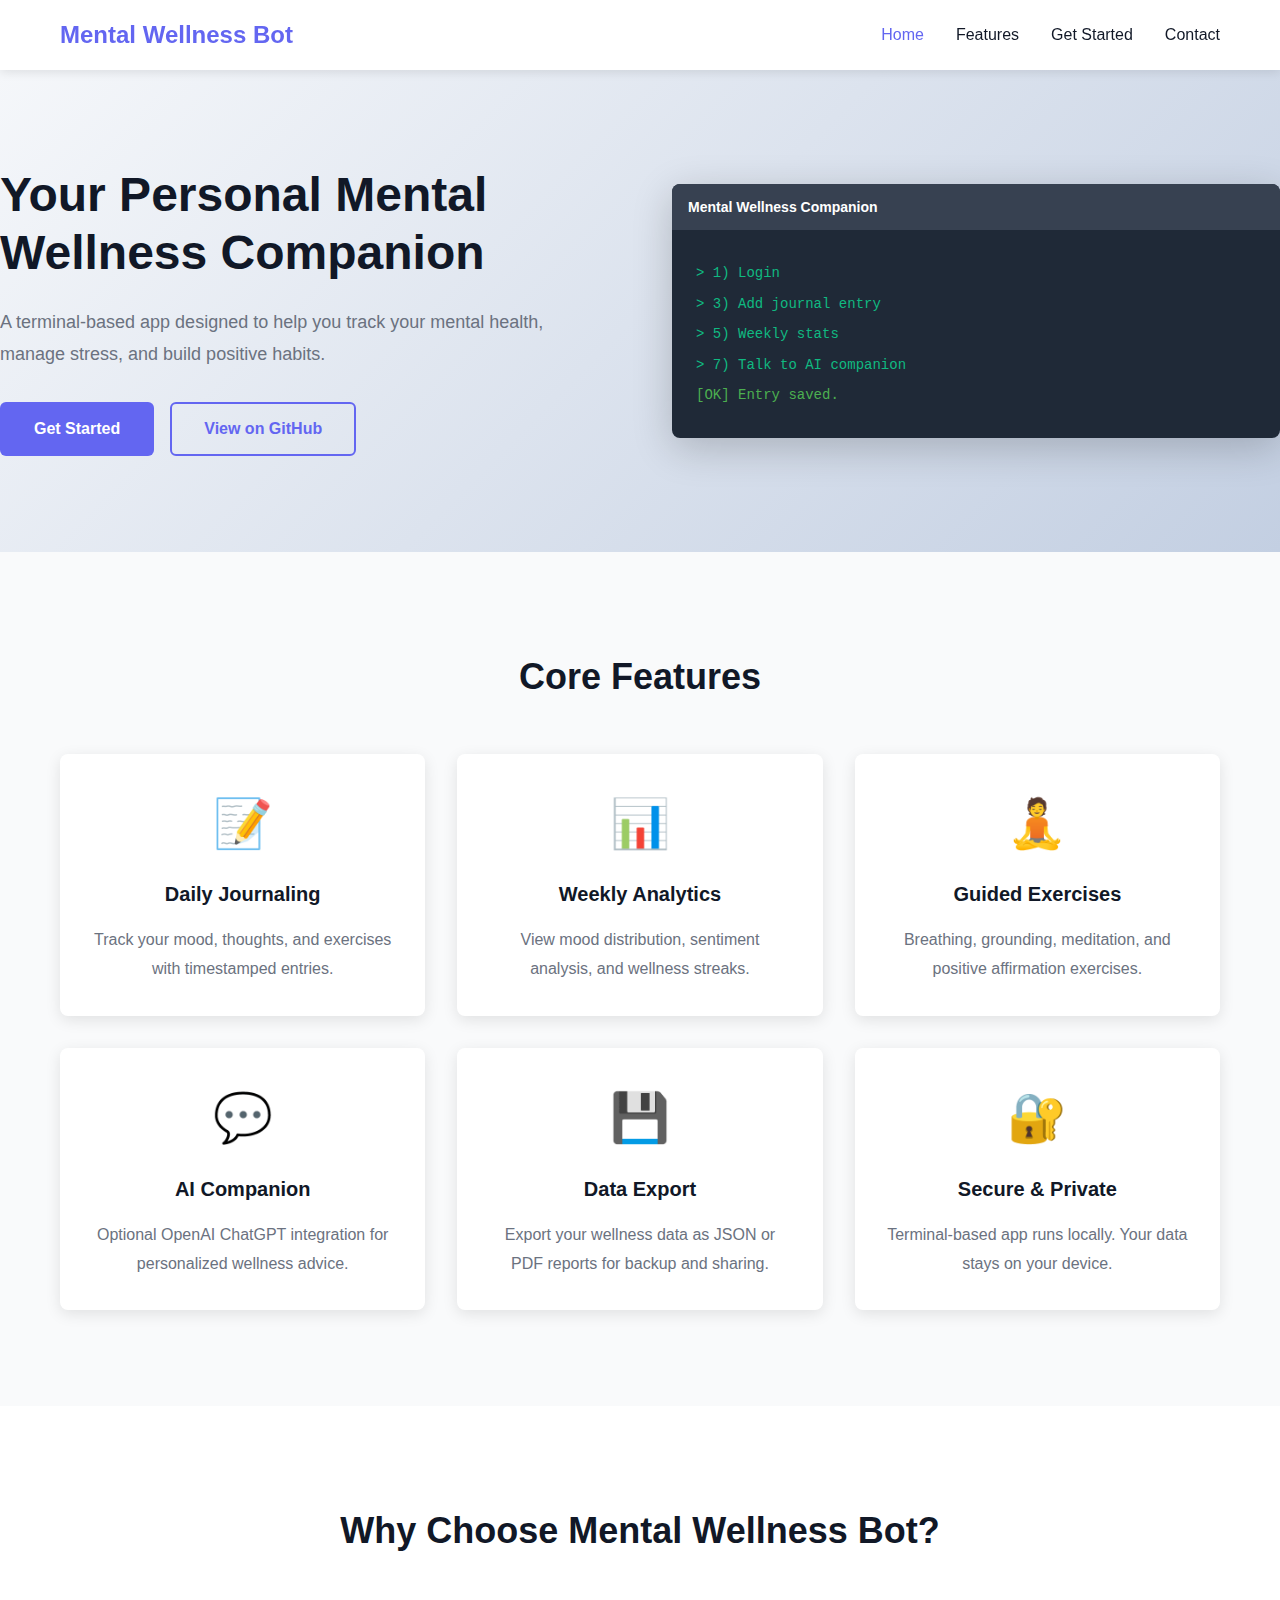
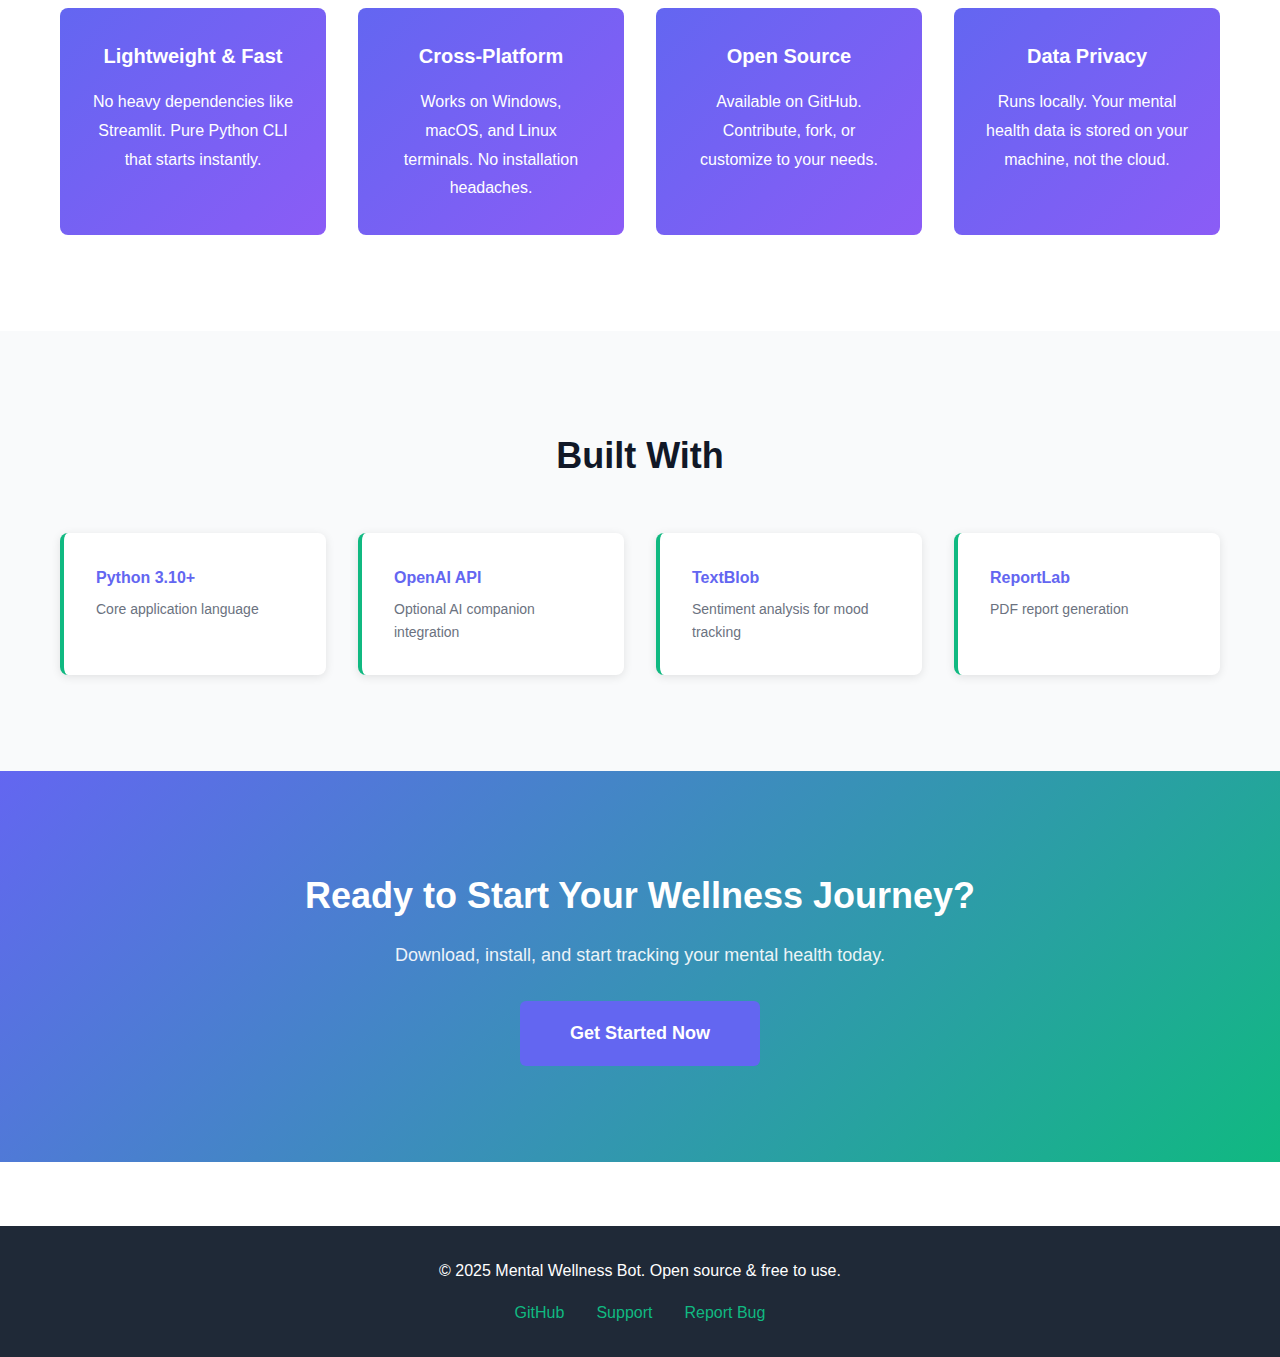
<file: index.html>
<!DOCTYPE html>
<html lang="en">
<head>
    <meta charset="UTF-8">
    <meta name="viewport" content="width=device-width, initial-scale=1.0">
    <title>Mental Health Daily Check-in Bot</title>
    <link rel="stylesheet" href="styles.css">
</head>
<body>
    <!-- Navigation -->
    <nav class="navbar">
        <div class="container">
            <div class="logo">
                <h1>Mental Wellness Bot</h1>
            </div>
            <ul class="nav-links">
                <li><a href="#home" class="nav-link active">Home</a></li>
                <li><a href="features.html" class="nav-link">Features</a></li>
                <li><a href="getting-started.html" class="nav-link">Get Started</a></li>
                <li><a href="#contact" class="nav-link">Contact</a></li>
            </ul>
            <div class="hamburger">
                <span></span>
                <span></span>
                <span></span>
            </div>
        </div>
    </nav>

    <!-- Hero Section -->
    <section id="home" class="hero">
        <div class="hero-content">
            <h1>Your Personal Mental Wellness Companion</h1>
            <p>A terminal-based app designed to help you track your mental health, manage stress, and build positive habits.</p>
            <div class="hero-buttons">
                <a href="getting-started.html" class="btn btn-primary">Get Started</a>
                <a href="https://github.com/Prajna0274/Mental-Health-Daily-Check-in-Bot" target="_blank" class="btn btn-secondary">View on GitHub</a>
            </div>
        </div>
        <div class="hero-image">
            <div class="terminal-mockup">
                <div class="terminal-header">Mental Wellness Companion</div>
                <div class="terminal-body">
                    <p>> 1) Login</p>
                    <p>> 3) Add journal entry</p>
                    <p>> 5) Weekly stats</p>
                    <p>> 7) Talk to AI companion</p>
                    <p style="color: #4CAF50;">[OK] Entry saved.</p>
                </div>
            </div>
        </div>
    </section>

    <!-- Features Preview -->
    <section class="features-preview">
        <div class="container">
            <h2>Core Features</h2>
            <div class="features-grid">
                <div class="feature-card">
                    <div class="feature-icon">📝</div>
                    <h3>Daily Journaling</h3>
                    <p>Track your mood, thoughts, and exercises with timestamped entries.</p>
                </div>
                <div class="feature-card">
                    <div class="feature-icon">📊</div>
                    <h3>Weekly Analytics</h3>
                    <p>View mood distribution, sentiment analysis, and wellness streaks.</p>
                </div>
                <div class="feature-card">
                    <div class="feature-icon">🧘</div>
                    <h3>Guided Exercises</h3>
                    <p>Breathing, grounding, meditation, and positive affirmation exercises.</p>
                </div>
                <div class="feature-card">
                    <div class="feature-icon">💬</div>
                    <h3>AI Companion</h3>
                    <p>Optional OpenAI ChatGPT integration for personalized wellness advice.</p>
                </div>
                <div class="feature-card">
                    <div class="feature-icon">💾</div>
                    <h3>Data Export</h3>
                    <p>Export your wellness data as JSON or PDF reports for backup and sharing.</p>
                </div>
                <div class="feature-card">
                    <div class="feature-icon">🔐</div>
                    <h3>Secure & Private</h3>
                    <p>Terminal-based app runs locally. Your data stays on your device.</p>
                </div>
            </div>
        </div>
    </section>

    <!-- Why Choose This App -->
    <section class="why-section">
        <div class="container">
            <h2>Why Choose Mental Wellness Bot?</h2>
            <div class="why-grid">
                <div class="why-item">
                    <h3>Lightweight & Fast</h3>
                    <p>No heavy dependencies like Streamlit. Pure Python CLI that starts instantly.</p>
                </div>
                <div class="why-item">
                    <h3>Cross-Platform</h3>
                    <p>Works on Windows, macOS, and Linux terminals. No installation headaches.</p>
                </div>
                <div class="why-item">
                    <h3>Open Source</h3>
                    <p>Available on GitHub. Contribute, fork, or customize to your needs.</p>
                </div>
                <div class="why-item">
                    <h3>Data Privacy</h3>
                    <p>Runs locally. Your mental health data is stored on your machine, not the cloud.</p>
                </div>
            </div>
        </div>
    </section>

    <!-- Tech Stack -->
    <section class="tech-section">
        <div class="container">
            <h2>Built With</h2>
            <div class="tech-grid">
                <div class="tech-item">
                    <h4>Python 3.10+</h4>
                    <p>Core application language</p>
                </div>
                <div class="tech-item">
                    <h4>OpenAI API</h4>
                    <p>Optional AI companion integration</p>
                </div>
                <div class="tech-item">
                    <h4>TextBlob</h4>
                    <p>Sentiment analysis for mood tracking</p>
                </div>
                <div class="tech-item">
                    <h4>ReportLab</h4>
                    <p>PDF report generation</p>
                </div>
            </div>
        </div>
    </section>

    <!-- Call to Action -->
    <section class="cta">
        <div class="container">
            <h2>Ready to Start Your Wellness Journey?</h2>
            <p>Download, install, and start tracking your mental health today.</p>
            <a href="getting-started.html" class="btn btn-primary btn-lg">Get Started Now</a>
        </div>
    </section>

    <!-- Footer -->
    <footer class="footer">
        <div class="container">
            <p>&copy; 2025 Mental Wellness Bot. Open source & free to use.</p>
            <div class="footer-links">
                <a href="https://github.com/Prajna0274/Mental-Health-Daily-Check-in-Bot" target="_blank">GitHub</a>
                <a href="#contact">Support</a>
                <a href="https://github.com/Prajna0274/Mental-Health-Daily-Check-in-Bot/issues" target="_blank">Report Bug</a>
            </div>
        </div>
    </footer>

    <script src="main.js"></script>
</body>
</html>
</file>
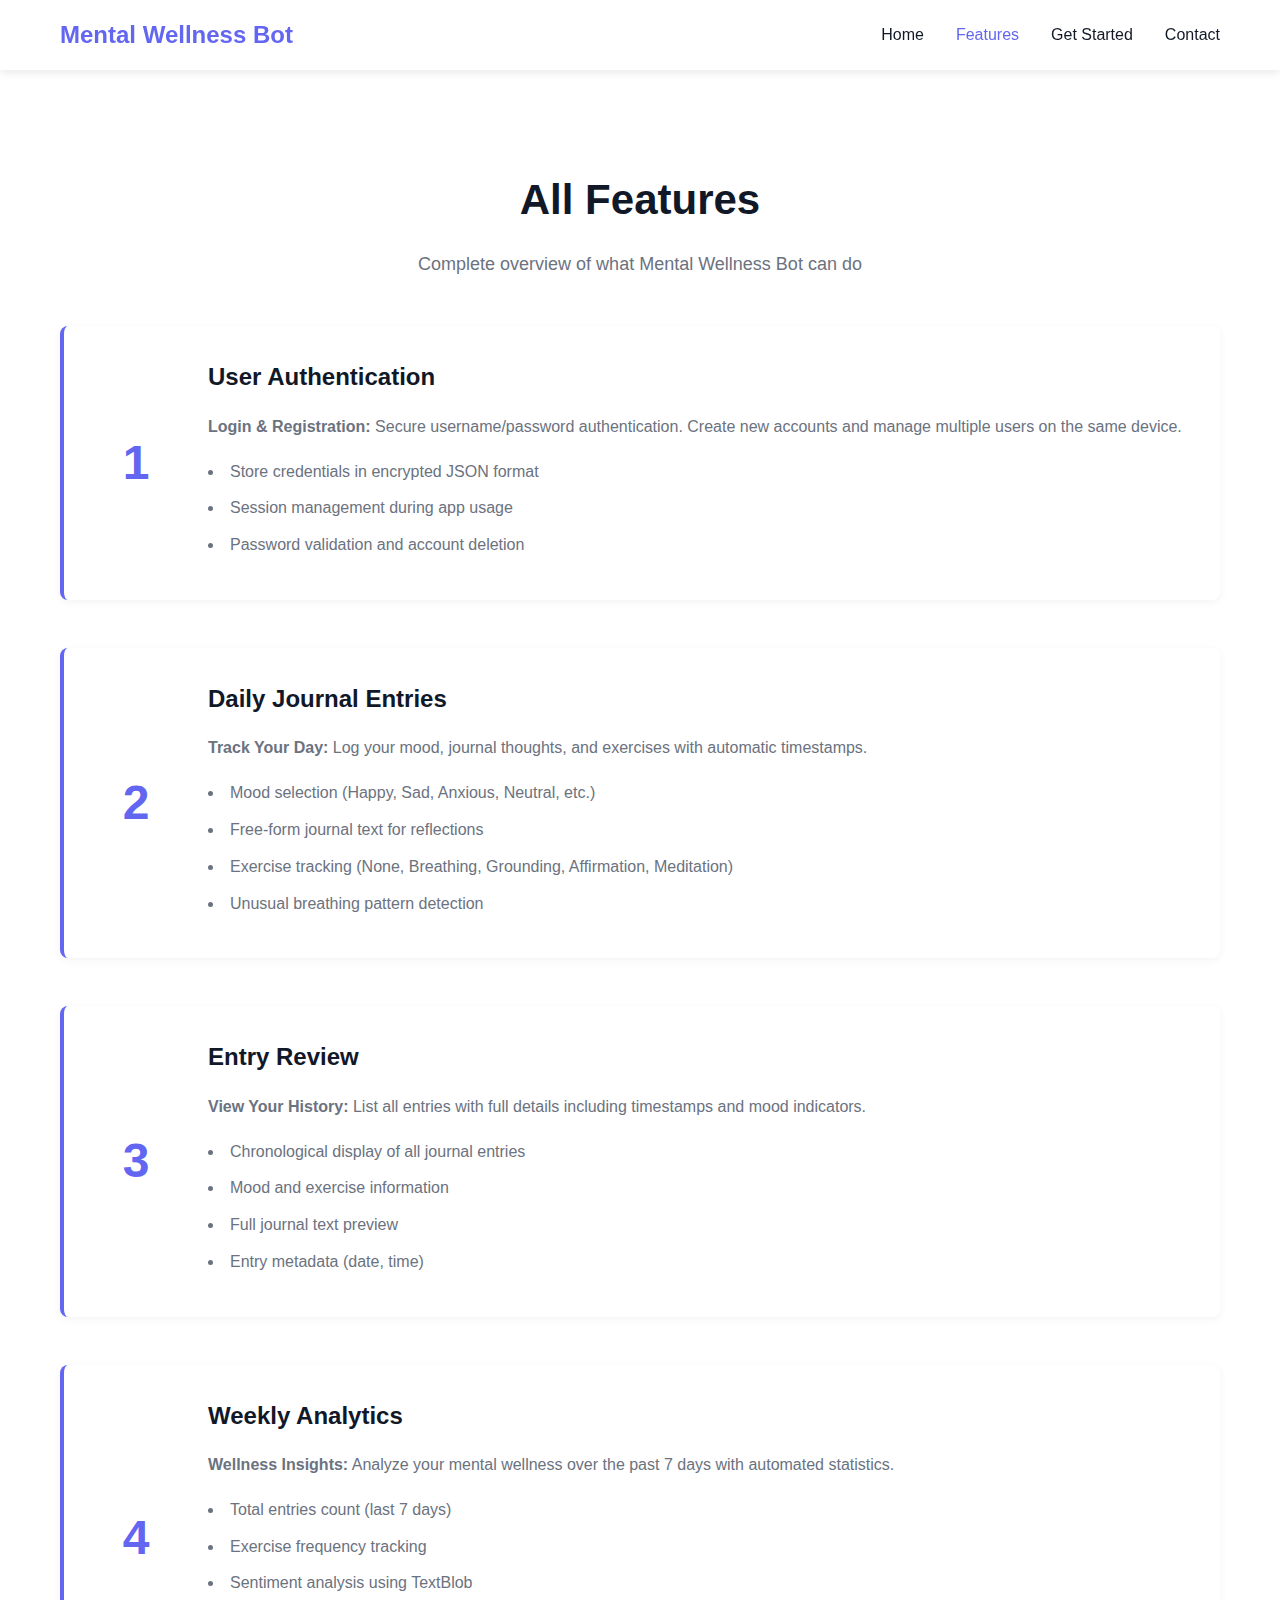
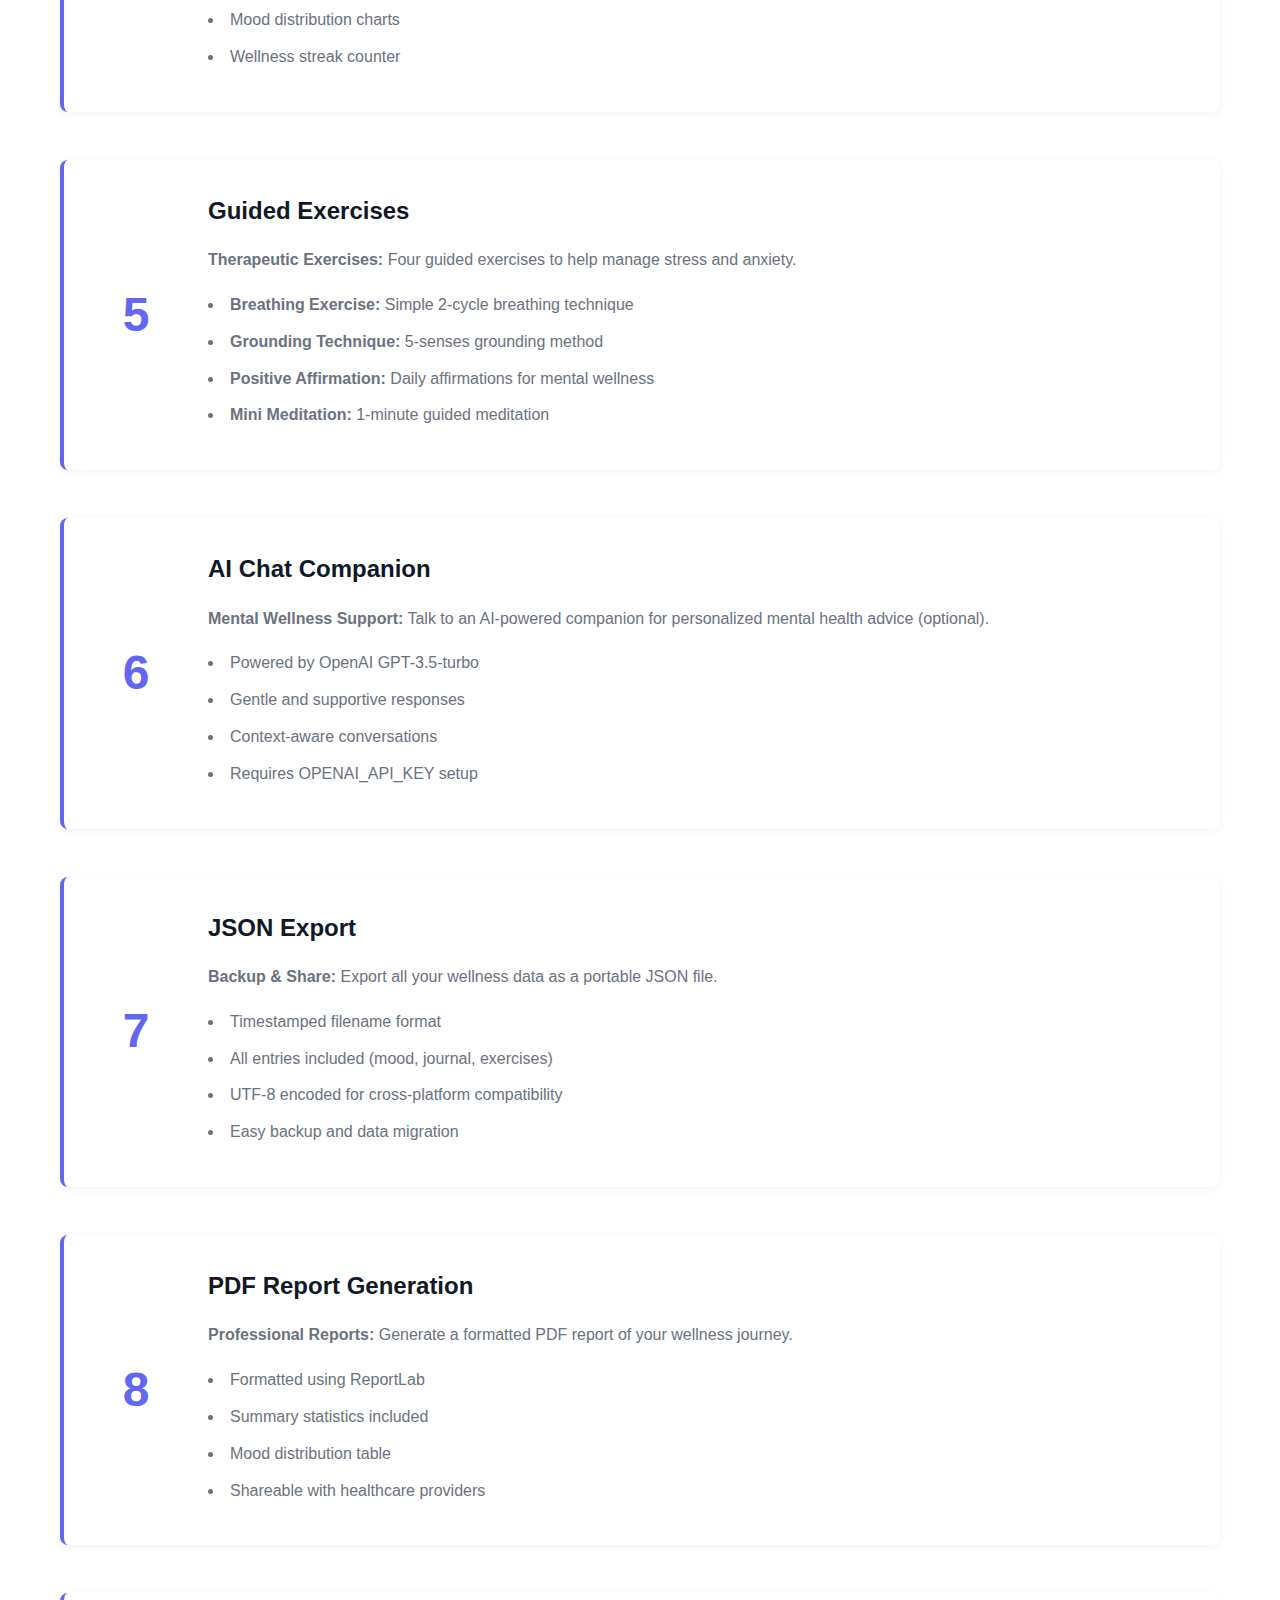
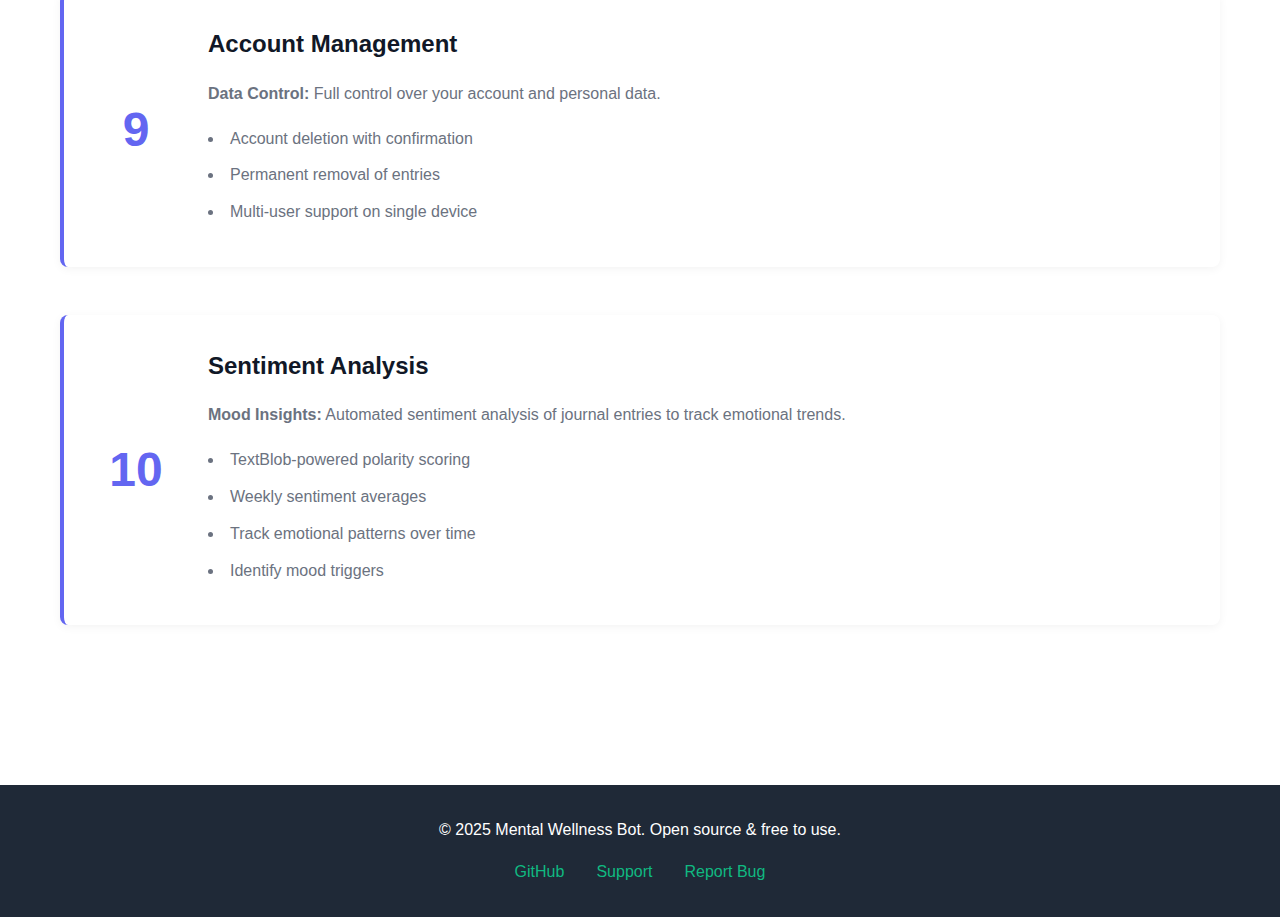
<file: features.html>
<!DOCTYPE html>
<html lang="en">
<head>
    <meta charset="UTF-8">
    <meta name="viewport" content="width=device-width, initial-scale=1.0">
    <title>Features - Mental Health Daily Check-in Bot</title>
    <link rel="stylesheet" href="styles.css">
</head>
<body>
    <!-- Navigation -->
    <nav class="navbar">
        <div class="container">
            <div class="logo">
                <h1>Mental Wellness Bot</h1>
            </div>
            <ul class="nav-links">
                <li><a href="index.html" class="nav-link">Home</a></li>
                <li><a href="features.html" class="nav-link active">Features</a></li>
                <li><a href="getting-started.html" class="nav-link">Get Started</a></li>
                <li><a href="#contact" class="nav-link">Contact</a></li>
            </ul>
            <div class="hamburger">
                <span></span>
                <span></span>
                <span></span>
            </div>
        </div>
    </nav>

    <!-- Features Section -->
    <section class="features-detailed">
        <div class="container">
            <h1>All Features</h1>
            <p class="subtitle">Complete overview of what Mental Wellness Bot can do</p>

            <div class="features-list">
                <!-- Feature 1 -->
                <div class="feature-detailed">
                    <div class="feature-number">1</div>
                    <div class="feature-content">
                        <h3>User Authentication</h3>
                        <p><strong>Login & Registration:</strong> Secure username/password authentication. Create new accounts and manage multiple users on the same device.</p>
                        <ul>
                            <li>Store credentials in encrypted JSON format</li>
                            <li>Session management during app usage</li>
                            <li>Password validation and account deletion</li>
                        </ul>
                    </div>
                </div>

                <!-- Feature 2 -->
                <div class="feature-detailed">
                    <div class="feature-number">2</div>
                    <div class="feature-content">
                        <h3>Daily Journal Entries</h3>
                        <p><strong>Track Your Day:</strong> Log your mood, journal thoughts, and exercises with automatic timestamps.</p>
                        <ul>
                            <li>Mood selection (Happy, Sad, Anxious, Neutral, etc.)</li>
                            <li>Free-form journal text for reflections</li>
                            <li>Exercise tracking (None, Breathing, Grounding, Affirmation, Meditation)</li>
                            <li>Unusual breathing pattern detection</li>
                        </ul>
                    </div>
                </div>

                <!-- Feature 3 -->
                <div class="feature-detailed">
                    <div class="feature-number">3</div>
                    <div class="feature-content">
                        <h3>Entry Review</h3>
                        <p><strong>View Your History:</strong> List all entries with full details including timestamps and mood indicators.</p>
                        <ul>
                            <li>Chronological display of all journal entries</li>
                            <li>Mood and exercise information</li>
                            <li>Full journal text preview</li>
                            <li>Entry metadata (date, time)</li>
                        </ul>
                    </div>
                </div>

                <!-- Feature 4 -->
                <div class="feature-detailed">
                    <div class="feature-number">4</div>
                    <div class="feature-content">
                        <h3>Weekly Analytics</h3>
                        <p><strong>Wellness Insights:</strong> Analyze your mental wellness over the past 7 days with automated statistics.</p>
                        <ul>
                            <li>Total entries count (last 7 days)</li>
                            <li>Exercise frequency tracking</li>
                            <li>Sentiment analysis using TextBlob</li>
                            <li>Mood distribution charts</li>
                            <li>Wellness streak counter</li>
                        </ul>
                    </div>
                </div>

                <!-- Feature 5 -->
                <div class="feature-detailed">
                    <div class="feature-number">5</div>
                    <div class="feature-content">
                        <h3>Guided Exercises</h3>
                        <p><strong>Therapeutic Exercises:</strong> Four guided exercises to help manage stress and anxiety.</p>
                        <ul>
                            <li><strong>Breathing Exercise:</strong> Simple 2-cycle breathing technique</li>
                            <li><strong>Grounding Technique:</strong> 5-senses grounding method</li>
                            <li><strong>Positive Affirmation:</strong> Daily affirmations for mental wellness</li>
                            <li><strong>Mini Meditation:</strong> 1-minute guided meditation</li>
                        </ul>
                    </div>
                </div>

                <!-- Feature 6 -->
                <div class="feature-detailed">
                    <div class="feature-number">6</div>
                    <div class="feature-content">
                        <h3>AI Chat Companion</h3>
                        <p><strong>Mental Wellness Support:</strong> Talk to an AI-powered companion for personalized mental health advice (optional).</p>
                        <ul>
                            <li>Powered by OpenAI GPT-3.5-turbo</li>
                            <li>Gentle and supportive responses</li>
                            <li>Context-aware conversations</li>
                            <li>Requires OPENAI_API_KEY setup</li>
                        </ul>
                    </div>
                </div>

                <!-- Feature 7 -->
                <div class="feature-detailed">
                    <div class="feature-number">7</div>
                    <div class="feature-content">
                        <h3>JSON Export</h3>
                        <p><strong>Backup & Share:</strong> Export all your wellness data as a portable JSON file.</p>
                        <ul>
                            <li>Timestamped filename format</li>
                            <li>All entries included (mood, journal, exercises)</li>
                            <li>UTF-8 encoded for cross-platform compatibility</li>
                            <li>Easy backup and data migration</li>
                        </ul>
                    </div>
                </div>

                <!-- Feature 8 -->
                <div class="feature-detailed">
                    <div class="feature-number">8</div>
                    <div class="feature-content">
                        <h3>PDF Report Generation</h3>
                        <p><strong>Professional Reports:</strong> Generate a formatted PDF report of your wellness journey.</p>
                        <ul>
                            <li>Formatted using ReportLab</li>
                            <li>Summary statistics included</li>
                            <li>Mood distribution table</li>
                            <li>Shareable with healthcare providers</li>
                        </ul>
                    </div>
                </div>

                <!-- Feature 9 -->
                <div class="feature-detailed">
                    <div class="feature-number">9</div>
                    <div class="feature-content">
                        <h3>Account Management</h3>
                        <p><strong>Data Control:</strong> Full control over your account and personal data.</p>
                        <ul>
                            <li>Account deletion with confirmation</li>
                            <li>Permanent removal of entries</li>
                            <li>Multi-user support on single device</li>
                        </ul>
                    </div>
                </div>

                <!-- Feature 10 -->
                <div class="feature-detailed">
                    <div class="feature-number">10</div>
                    <div class="feature-content">
                        <h3>Sentiment Analysis</h3>
                        <p><strong>Mood Insights:</strong> Automated sentiment analysis of journal entries to track emotional trends.</p>
                        <ul>
                            <li>TextBlob-powered polarity scoring</li>
                            <li>Weekly sentiment averages</li>
                            <li>Track emotional patterns over time</li>
                            <li>Identify mood triggers</li>
                        </ul>
                    </div>
                </div>
            </div>
        </div>
    </section>

    <!-- Footer -->
    <footer class="footer">
        <div class="container">
            <p>&copy; 2025 Mental Wellness Bot. Open source & free to use.</p>
            <div class="footer-links">
                <a href="https://github.com/Prajna0274/Mental-Health-Daily-Check-in-Bot" target="_blank">GitHub</a>
                <a href="#contact">Support</a>
                <a href="https://github.com/Prajna0274/Mental-Health-Daily-Check-in-Bot/issues" target="_blank">Report Bug</a>
            </div>
        </div>
    </footer>

    <script src="main.js"></script>
</body>
</html>
</file>
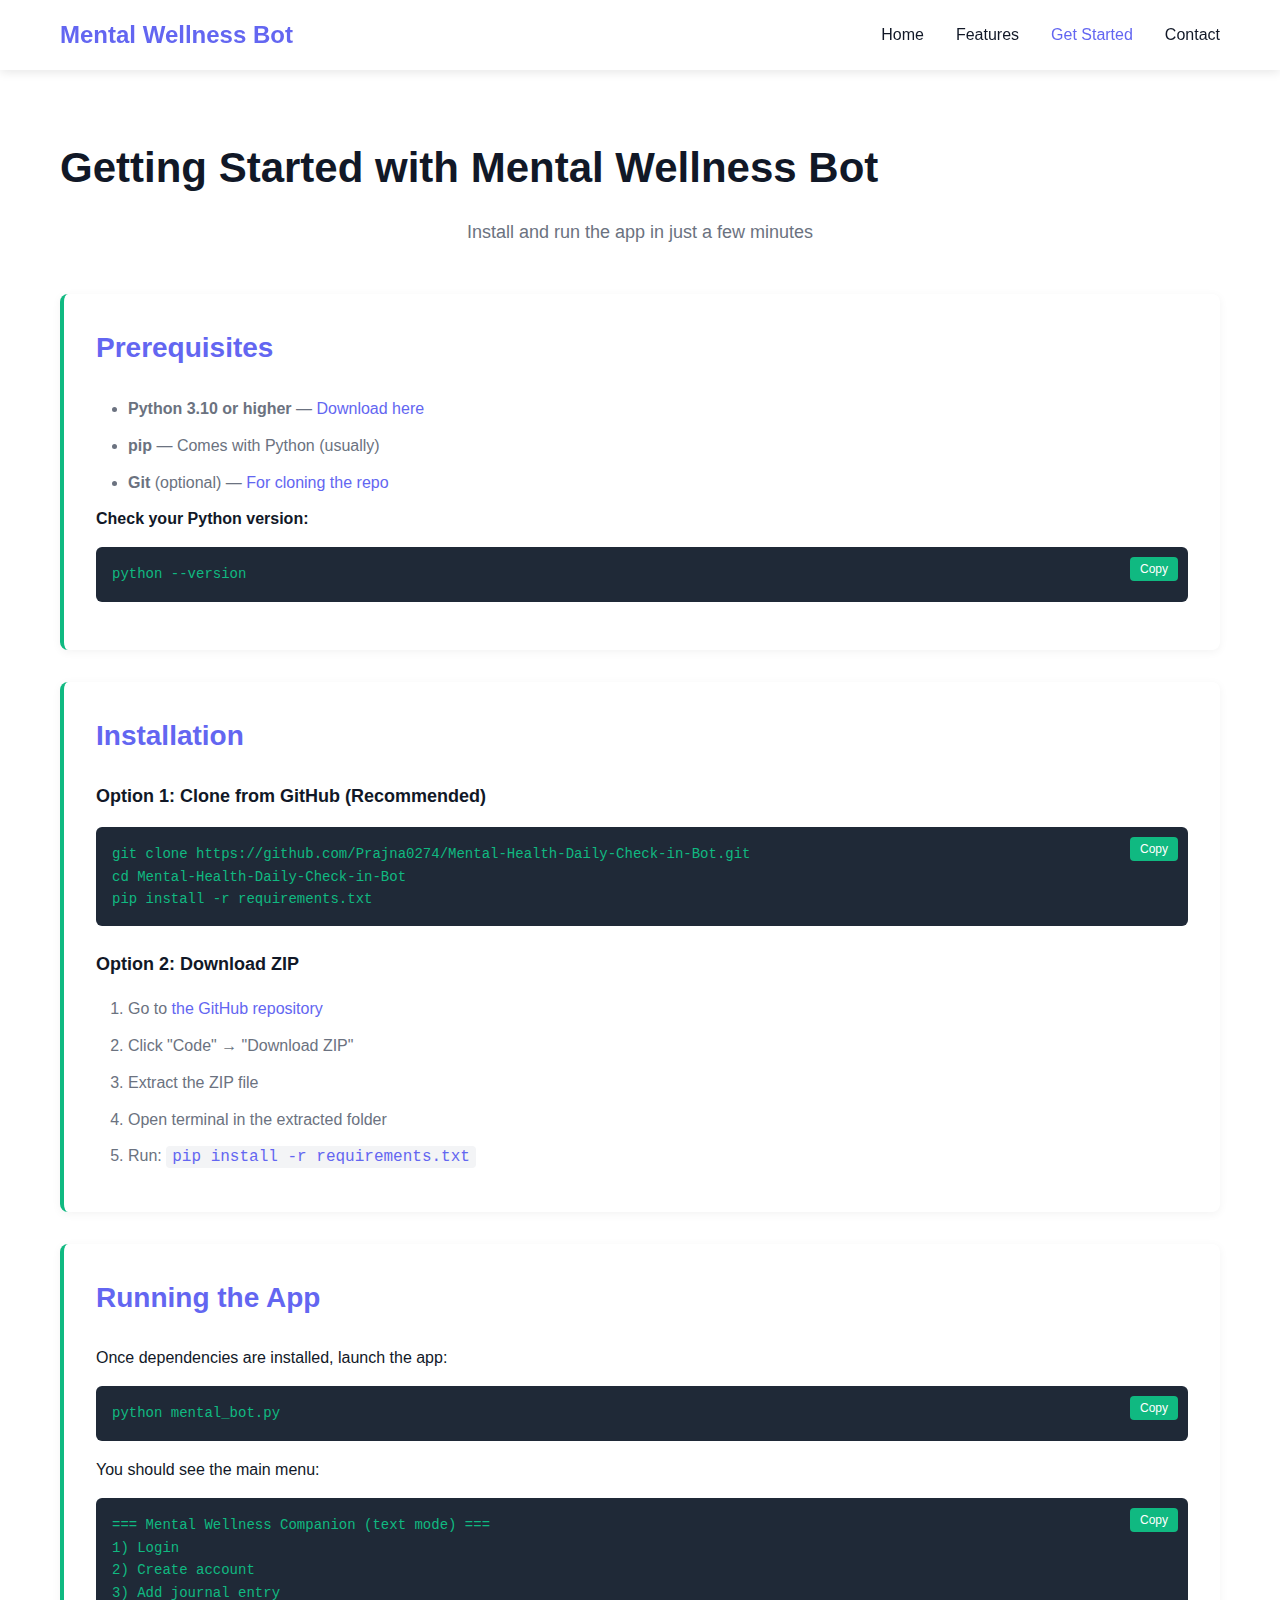
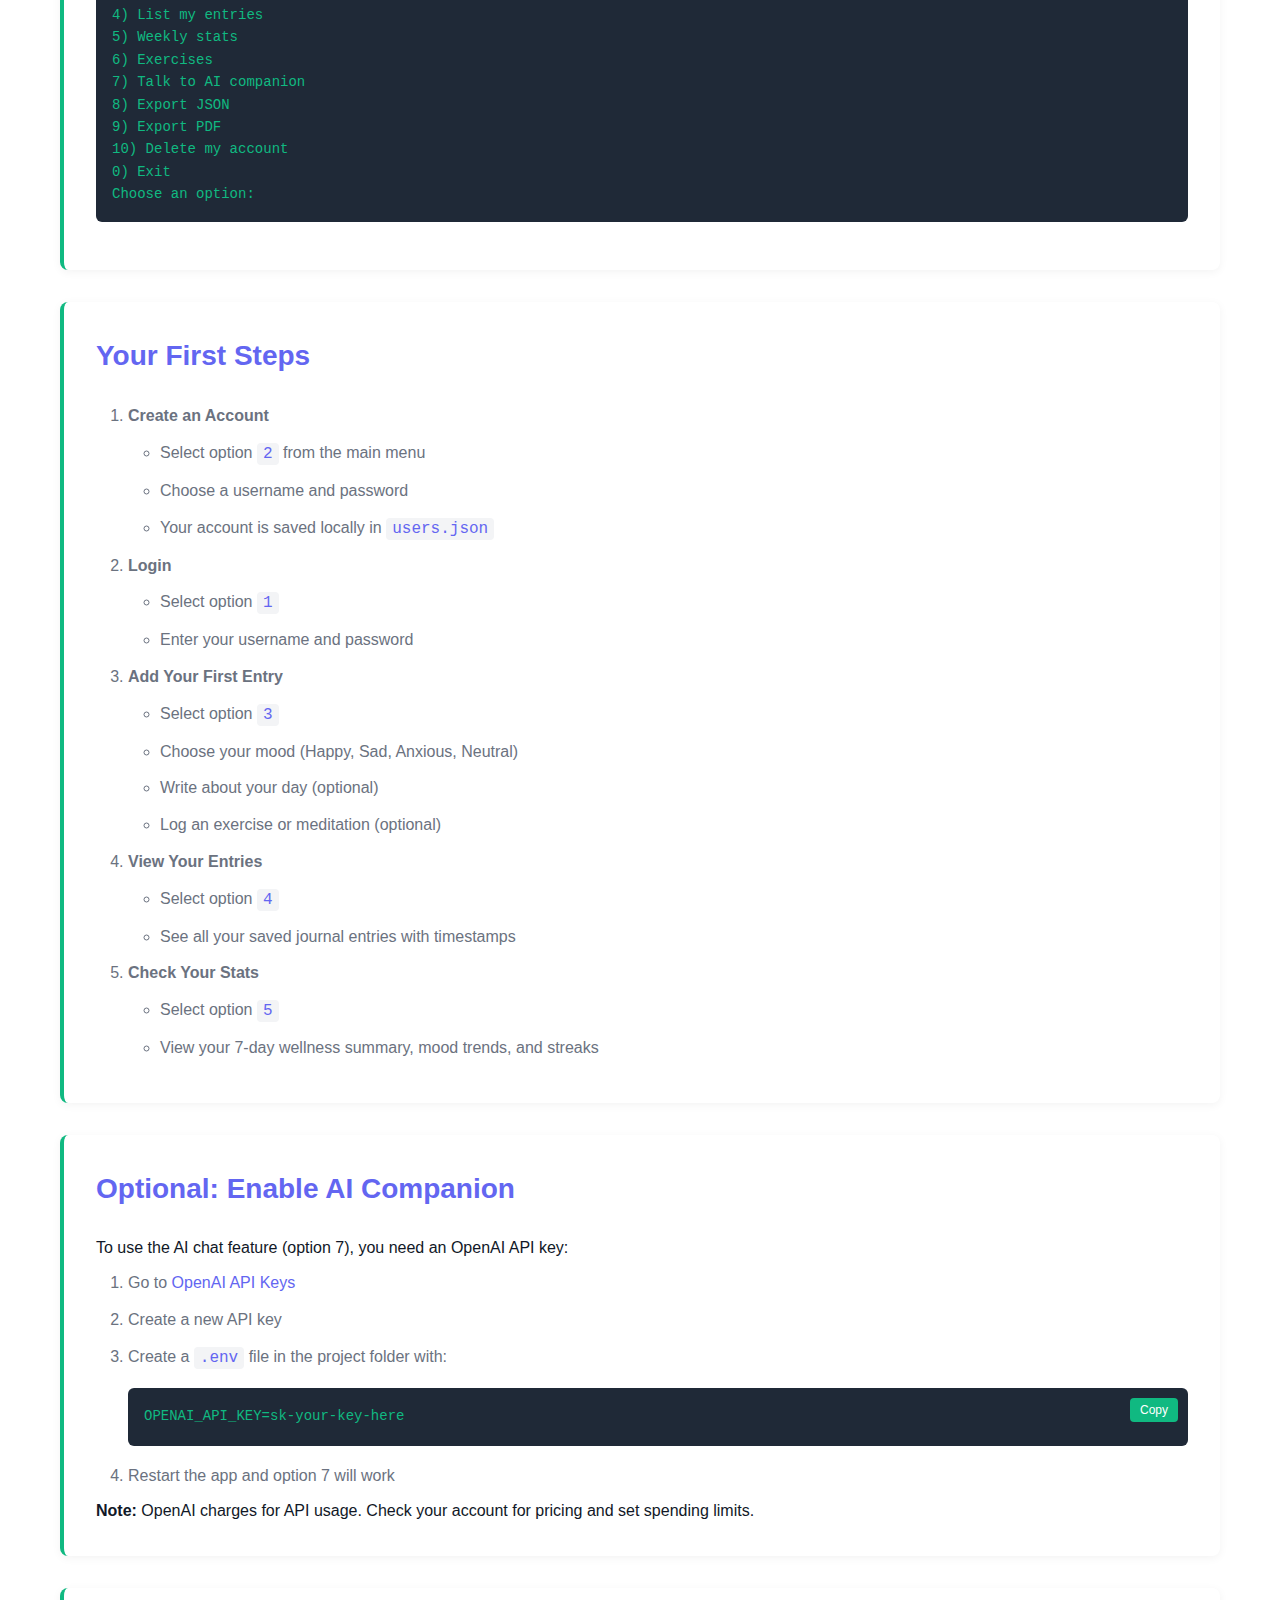
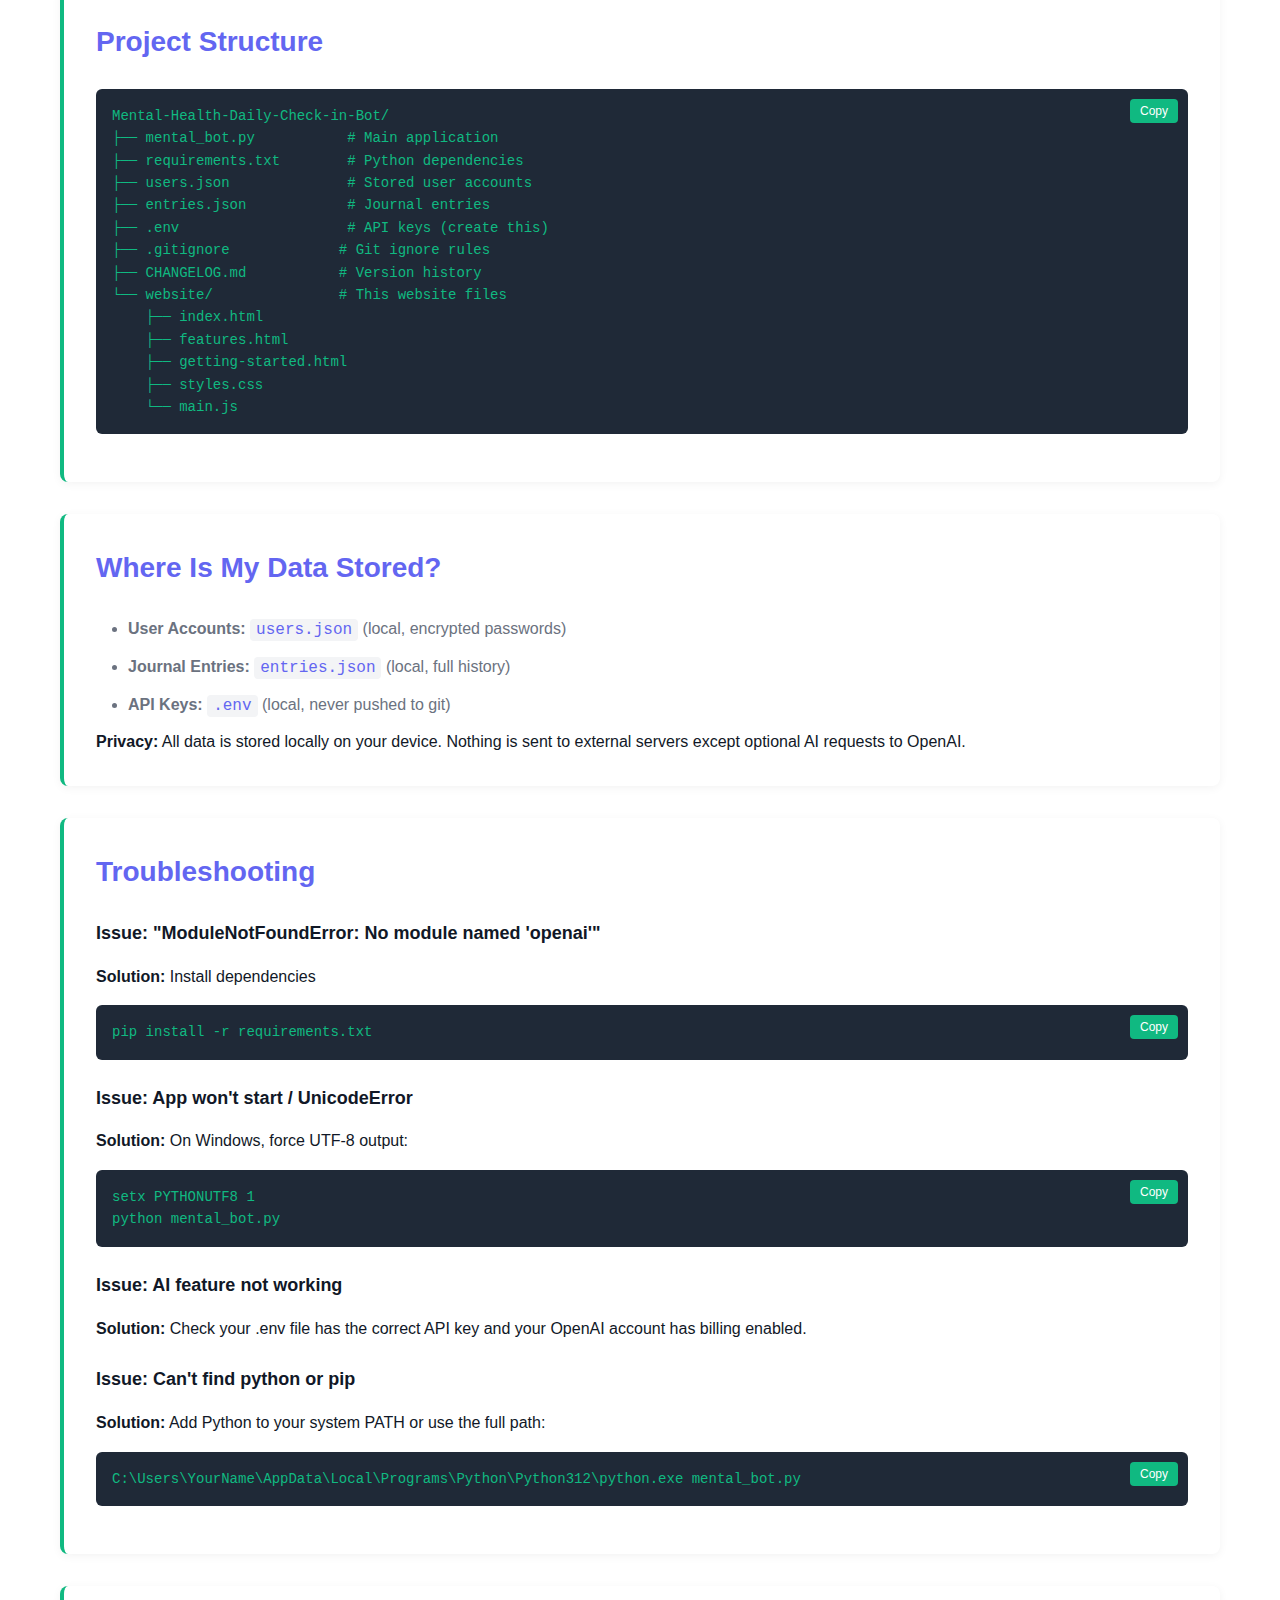
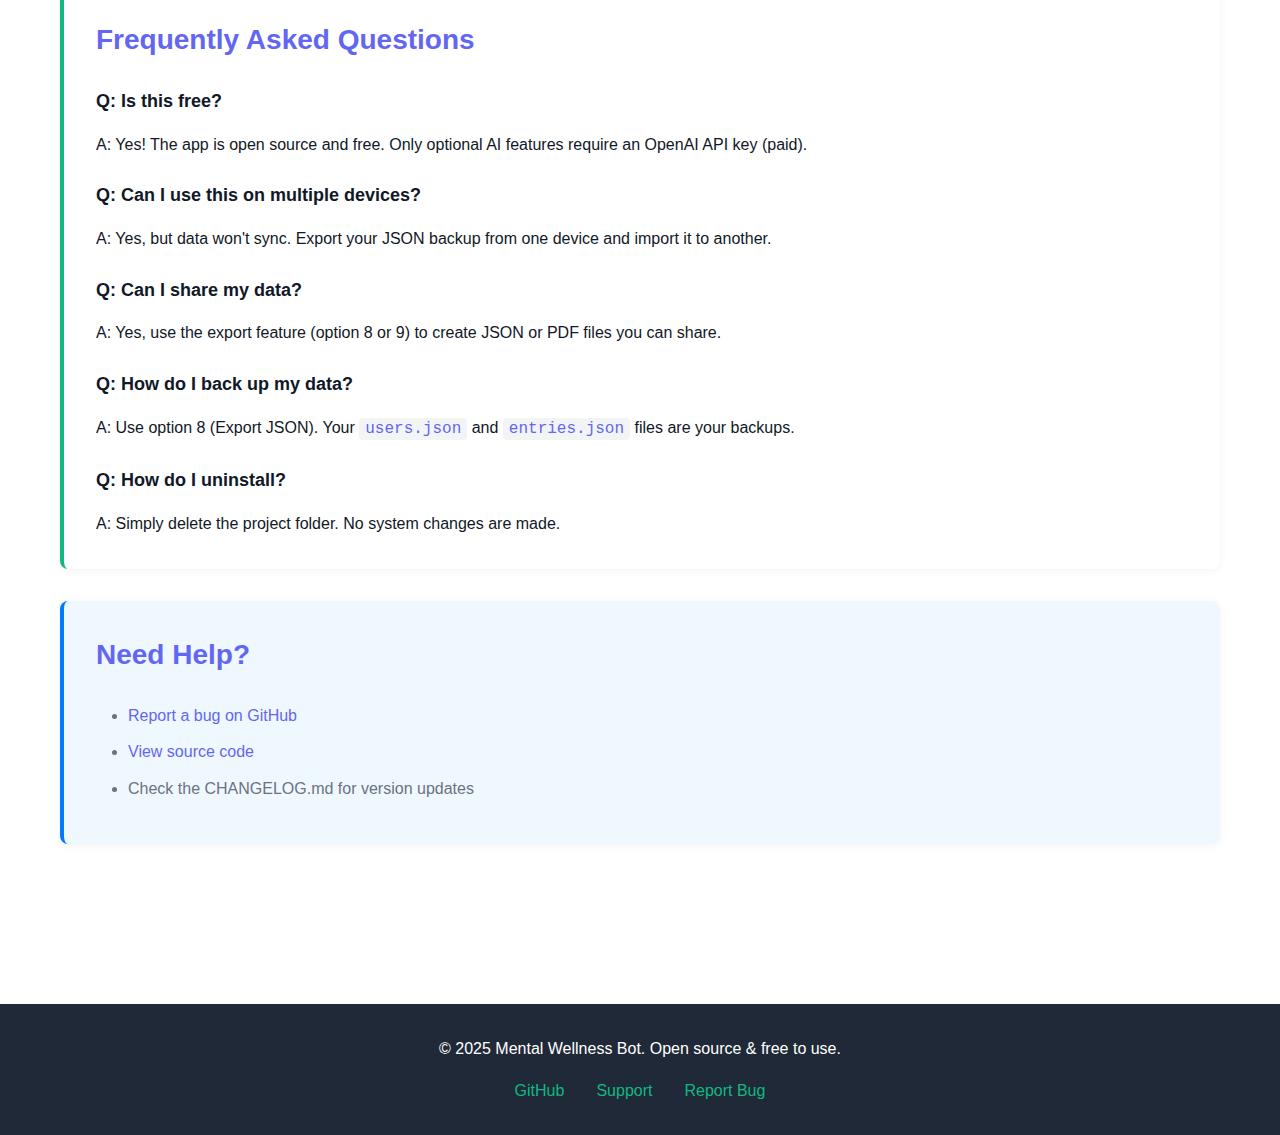
<file: getting-started.html>
<!DOCTYPE html>
<html lang="en">
<head>
    <meta charset="UTF-8">
    <meta name="viewport" content="width=device-width, initial-scale=1.0">
    <title>Getting Started - Mental Health Daily Check-in Bot</title>
    <link rel="stylesheet" href="styles.css">
</head>
<body>
    <!-- Navigation -->
    <nav class="navbar">
        <div class="container">
            <div class="logo">
                <h1>Mental Wellness Bot</h1>
            </div>
            <ul class="nav-links">
                <li><a href="index.html" class="nav-link">Home</a></li>
                <li><a href="features.html" class="nav-link">Features</a></li>
                <li><a href="getting-started.html" class="nav-link active">Get Started</a></li>
                <li><a href="#contact" class="nav-link">Contact</a></li>
            </ul>
            <div class="hamburger">
                <span></span>
                <span></span>
                <span></span>
            </div>
        </div>
    </nav>

    <!-- Getting Started Section -->
    <section class="getting-started">
        <div class="container">
            <h1>Getting Started with Mental Wellness Bot</h1>
            <p class="subtitle">Install and run the app in just a few minutes</p>

            <!-- Prerequisites -->
            <div class="section-card">
                <h2>Prerequisites</h2>
                <ul>
                    <li><strong>Python 3.10 or higher</strong> — <a href="https://www.python.org/downloads/" target="_blank">Download here</a></li>
                    <li><strong>pip</strong> — Comes with Python (usually)</li>
                    <li><strong>Git</strong> (optional) — <a href="https://git-scm.com/download/" target="_blank">For cloning the repo</a></li>
                </ul>
                <p><strong>Check your Python version:</strong></p>
                <pre><code>python --version</code></pre>
            </div>

            <!-- Installation -->
            <div class="section-card">
                <h2>Installation</h2>
                <h3>Option 1: Clone from GitHub (Recommended)</h3>
                <pre><code>git clone https://github.com/Prajna0274/Mental-Health-Daily-Check-in-Bot.git
cd Mental-Health-Daily-Check-in-Bot
pip install -r requirements.txt</code></pre>

                <h3>Option 2: Download ZIP</h3>
                <ol>
                    <li>Go to <a href="https://github.com/Prajna0274/Mental-Health-Daily-Check-in-Bot" target="_blank">the GitHub repository</a></li>
                    <li>Click "Code" → "Download ZIP"</li>
                    <li>Extract the ZIP file</li>
                    <li>Open terminal in the extracted folder</li>
                    <li>Run: <code>pip install -r requirements.txt</code></li>
                </ol>
            </div>

            <!-- Running the App -->
            <div class="section-card">
                <h2>Running the App</h2>
                <p>Once dependencies are installed, launch the app:</p>
                <pre><code>python mental_bot.py</code></pre>
                <p>You should see the main menu:</p>
                <pre><code>=== Mental Wellness Companion (text mode) ===
1) Login
2) Create account
3) Add journal entry
4) List my entries
5) Weekly stats
6) Exercises
7) Talk to AI companion
8) Export JSON
9) Export PDF
10) Delete my account
0) Exit
Choose an option:</code></pre>
            </div>

            <!-- First Steps -->
            <div class="section-card">
                <h2>Your First Steps</h2>
                <ol>
                    <li><strong>Create an Account</strong>
                        <ul>
                            <li>Select option <code>2</code> from the main menu</li>
                            <li>Choose a username and password</li>
                            <li>Your account is saved locally in <code>users.json</code></li>
                        </ul>
                    </li>
                    <li><strong>Login</strong>
                        <ul>
                            <li>Select option <code>1</code></li>
                            <li>Enter your username and password</li>
                        </ul>
                    </li>
                    <li><strong>Add Your First Entry</strong>
                        <ul>
                            <li>Select option <code>3</code></li>
                            <li>Choose your mood (Happy, Sad, Anxious, Neutral)</li>
                            <li>Write about your day (optional)</li>
                            <li>Log an exercise or meditation (optional)</li>
                        </ul>
                    </li>
                    <li><strong>View Your Entries</strong>
                        <ul>
                            <li>Select option <code>4</code></li>
                            <li>See all your saved journal entries with timestamps</li>
                        </ul>
                    </li>
                    <li><strong>Check Your Stats</strong>
                        <ul>
                            <li>Select option <code>5</code></li>
                            <li>View your 7-day wellness summary, mood trends, and streaks</li>
                        </ul>
                    </li>
                </ol>
            </div>

            <!-- Optional: Enable AI -->
            <div class="section-card">
                <h2>Optional: Enable AI Companion</h2>
                <p>To use the AI chat feature (option 7), you need an OpenAI API key:</p>
                <ol>
                    <li>Go to <a href="https://platform.openai.com/account/api-keys" target="_blank">OpenAI API Keys</a></li>
                    <li>Create a new API key</li>
                    <li>Create a <code>.env</code> file in the project folder with:
                        <pre><code>OPENAI_API_KEY=sk-your-key-here</code></pre>
                    </li>
                    <li>Restart the app and option 7 will work</li>
                </ol>
                <p><strong>Note:</strong> OpenAI charges for API usage. Check your account for pricing and set spending limits.</p>
            </div>

            <!-- File Structure -->
            <div class="section-card">
                <h2>Project Structure</h2>
                <pre><code>Mental-Health-Daily-Check-in-Bot/
├── mental_bot.py           # Main application
├── requirements.txt        # Python dependencies
├── users.json              # Stored user accounts
├── entries.json            # Journal entries
├── .env                    # API keys (create this)
├── .gitignore             # Git ignore rules
├── CHANGELOG.md           # Version history
└── website/               # This website files
    ├── index.html
    ├── features.html
    ├── getting-started.html
    ├── styles.css
    └── main.js</code></pre>
            </div>

            <!-- Data Storage -->
            <div class="section-card">
                <h2>Where Is My Data Stored?</h2>
                <ul>
                    <li><strong>User Accounts:</strong> <code>users.json</code> (local, encrypted passwords)</li>
                    <li><strong>Journal Entries:</strong> <code>entries.json</code> (local, full history)</li>
                    <li><strong>API Keys:</strong> <code>.env</code> (local, never pushed to git)</li>
                </ul>
                <p><strong>Privacy:</strong> All data is stored locally on your device. Nothing is sent to external servers except optional AI requests to OpenAI.</p>
            </div>

            <!-- Troubleshooting -->
            <div class="section-card">
                <h2>Troubleshooting</h2>
                <h3>Issue: "ModuleNotFoundError: No module named 'openai'"</h3>
                <p><strong>Solution:</strong> Install dependencies</p>
                <pre><code>pip install -r requirements.txt</code></pre>

                <h3>Issue: App won't start / UnicodeError</h3>
                <p><strong>Solution:</strong> On Windows, force UTF-8 output:</p>
                <pre><code>setx PYTHONUTF8 1
python mental_bot.py</code></pre>

                <h3>Issue: AI feature not working</h3>
                <p><strong>Solution:</strong> Check your .env file has the correct API key and your OpenAI account has billing enabled.</p>

                <h3>Issue: Can't find python or pip</h3>
                <p><strong>Solution:</strong> Add Python to your system PATH or use the full path:</p>
                <pre><code>C:\Users\YourName\AppData\Local\Programs\Python\Python312\python.exe mental_bot.py</code></pre>
            </div>

            <!-- FAQ -->
            <div class="section-card">
                <h2>Frequently Asked Questions</h2>
                <h3>Q: Is this free?</h3>
                <p>A: Yes! The app is open source and free. Only optional AI features require an OpenAI API key (paid).</p>

                <h3>Q: Can I use this on multiple devices?</h3>
                <p>A: Yes, but data won't sync. Export your JSON backup from one device and import it to another.</p>

                <h3>Q: Can I share my data?</h3>
                <p>A: Yes, use the export feature (option 8 or 9) to create JSON or PDF files you can share.</p>

                <h3>Q: How do I back up my data?</h3>
                <p>A: Use option 8 (Export JSON). Your <code>users.json</code> and <code>entries.json</code> files are your backups.</p>

                <h3>Q: How do I uninstall?</h3>
                <p>A: Simply delete the project folder. No system changes are made.</p>
            </div>

            <!-- Support -->
            <div class="section-card" style="background-color: #f0f8ff; border-left: 4px solid #007bff;">
                <h2>Need Help?</h2>
                <ul>
                    <li><a href="https://github.com/Prajna0274/Mental-Health-Daily-Check-in-Bot/issues" target="_blank">Report a bug on GitHub</a></li>
                    <li><a href="https://github.com/Prajna0274/Mental-Health-Daily-Check-in-Bot" target="_blank">View source code</a></li>
                    <li>Check the CHANGELOG.md for version updates</li>
                </ul>
            </div>
        </div>
    </section>

    <!-- Footer -->
    <footer class="footer">
        <div class="container">
            <p>&copy; 2025 Mental Wellness Bot. Open source & free to use.</p>
            <div class="footer-links">
                <a href="https://github.com/Prajna0274/Mental-Health-Daily-Check-in-Bot" target="_blank">GitHub</a>
                <a href="#contact">Support</a>
                <a href="https://github.com/Prajna0274/Mental-Health-Daily-Check-in-Bot/issues" target="_blank">Report Bug</a>
            </div>
        </div>
    </footer>

    <script src="main.js"></script>
</body>
</html>
</file>
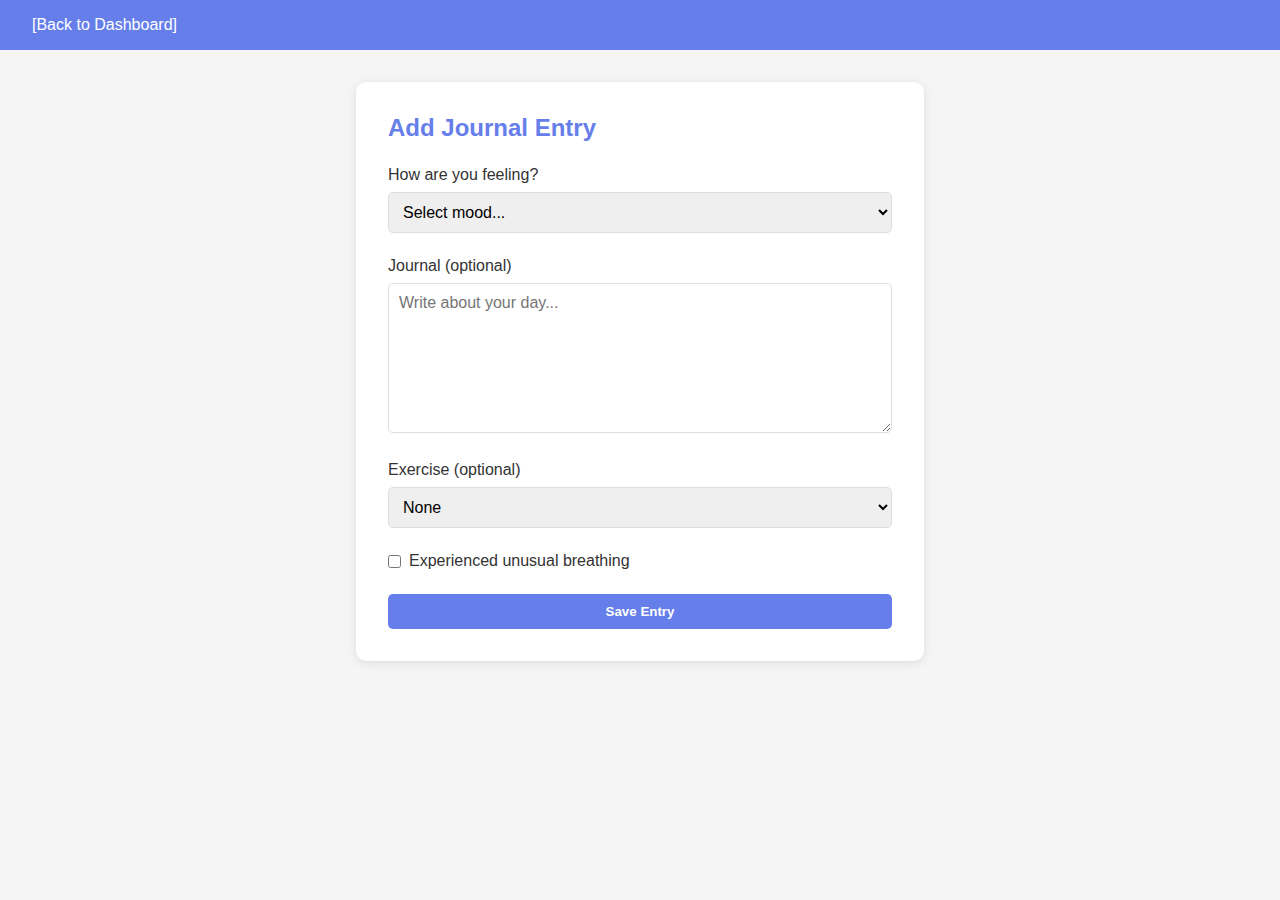
<file: templates/add_entry.html>
<!DOCTYPE html>
<html lang="en">
<head>
    <meta charset="UTF-8">
    <meta name="viewport" content="width=device-width, initial-scale=1.0">
    <title>Add Entry - Mental Wellness Bot</title>
    <style>
        * { margin: 0; padding: 0; box-sizing: border-box; }
        body { font-family: 'Segoe UI', Tahoma, Geneva, Verdana, sans-serif; background: #f5f5f5; }
        .navbar { background: #667eea; color: white; padding: 1rem 2rem; }
        .navbar a { color: white; text-decoration: none; margin-right: 1.5rem; }
        .container { max-width: 600px; margin: 2rem auto; padding: 0 1rem; }
        .form-container { background: white; padding: 2rem; border-radius: 10px; box-shadow: 0 2px 10px rgba(0,0,0,0.1); }
        h2 { color: #667eea; margin-bottom: 1.5rem; }
        .form-group { margin-bottom: 1.5rem; }
        label { display: block; margin-bottom: 0.5rem; color: #333; font-weight: 500; }
        input, select, textarea { width: 100%; padding: 10px; border: 1px solid #ddd; border-radius: 5px; font-size: 1rem; font-family: inherit; }
        input:focus, select:focus, textarea:focus { outline: none; border-color: #667eea; box-shadow: 0 0 5px rgba(102, 126, 234, 0.3); }
        textarea { resize: vertical; min-height: 150px; }
        .checkbox-group { display: flex; align-items: center; }
        input[type="checkbox"] { width: auto; margin-right: 0.5rem; }
        button { width: 100%; padding: 10px; background: #667eea; color: white; border: none; border-radius: 5px; font-weight: 600; cursor: pointer; transition: 0.3s; }
        button:hover { background: #5568d3; }
    </style>
</head>
<body>
    <div class="navbar">
        <a href="{{ url_for('dashboard') }}">[Back to Dashboard]</a>
    </div>
    
    <div class="container">
        <div class="form-container">
            <h2>Add Journal Entry</h2>
            <form method="POST">
                <div class="form-group">
                    <label>How are you feeling?</label>
                    <select name="mood" required>
                        <option value="">Select mood...</option>
                        <option value="Happy">Happy</option>
                        <option value="Sad">Sad</option>
                        <option value="Anxious">Anxious</option>
                        <option value="Calm">Calm</option>
                        <option value="Stressed">Stressed</option>
                        <option value="Neutral">Neutral</option>
                    </select>
                </div>
                
                <div class="form-group">
                    <label>Journal (optional)</label>
                    <textarea name="journal" placeholder="Write about your day..."></textarea>
                </div>
                
                <div class="form-group">
                    <label>Exercise (optional)</label>
                    <select name="exercise">
                        <option value="None">None</option>
                        <option value="Breathing">Breathing Exercise</option>
                        <option value="Grounding">Grounding Technique</option>
                        <option value="Affirmation">Positive Affirmation</option>
                        <option value="Meditation">Mini Meditation</option>
                    </select>
                </div>
                
                <div class="form-group">
                    <div class="checkbox-group">
                        <input type="checkbox" id="breathing" name="unusual_breathing">
                        <label for="breathing" style="margin: 0;">Experienced unusual breathing</label>
                    </div>
                </div>
                
                <button type="submit">Save Entry</button>
            </form>
        </div>
    </div>
</body>
</html>
</file>
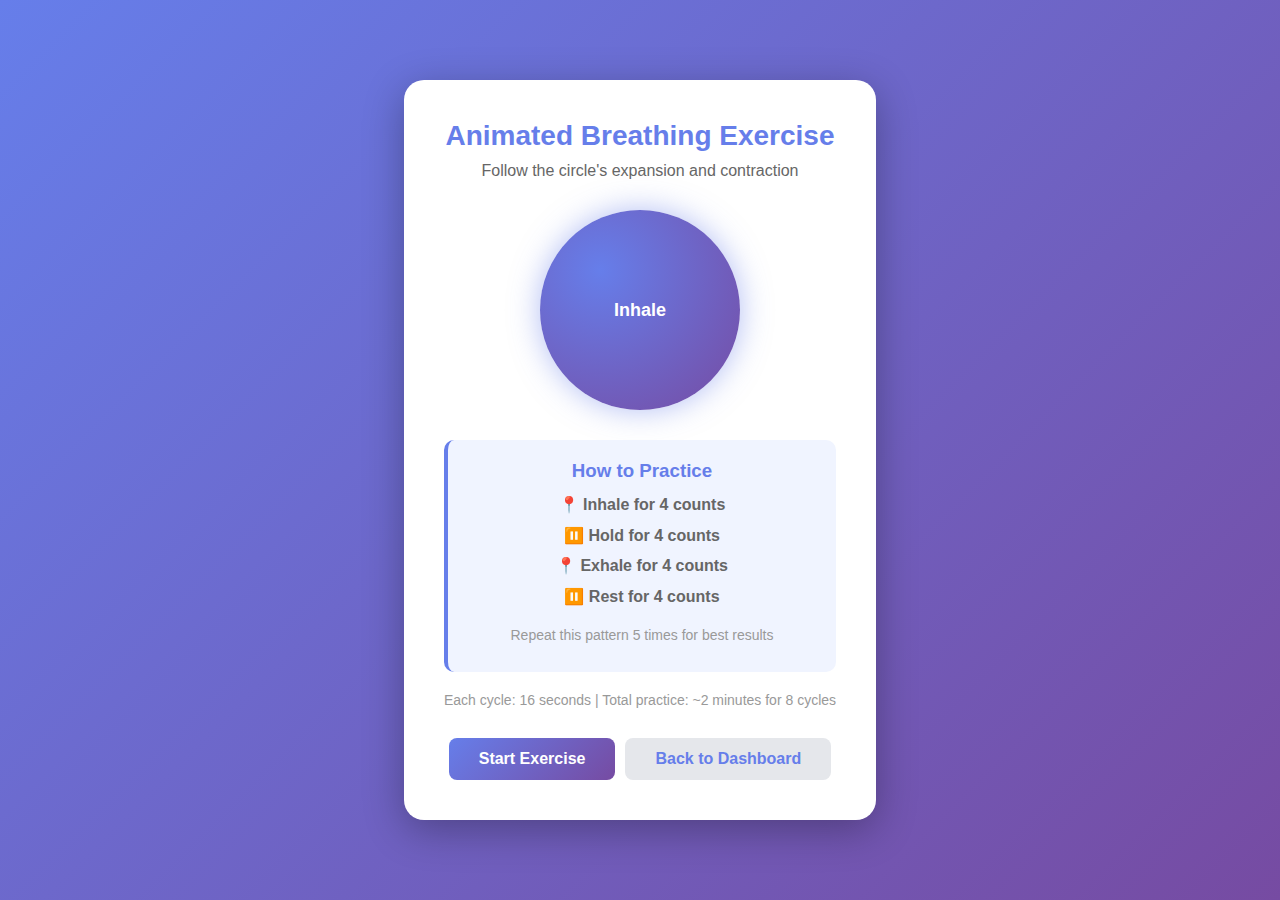
<file: templates/breathing_exercise.html>
<!DOCTYPE html>
<html lang="en">
<head>
    <meta charset="UTF-8">
    <meta name="viewport" content="width=device-width, initial-scale=1.0">
    <title>Breathing Exercise - Mental Wellness Bot</title>
    <style>
        * { margin: 0; padding: 0; box-sizing: border-box; }
        body { 
            font-family: 'Segoe UI', Tahoma, Geneva, Verdana, sans-serif; 
            background: linear-gradient(135deg, #667eea 0%, #764ba2 100%);
            min-height: 100vh;
            display: flex;
            align-items: center;
            justify-content: center;
            padding: 20px;
        }
        .container {
            max-width: 600px;
            background: white;
            border-radius: 20px;
            box-shadow: 0 10px 40px rgba(0,0,0,0.3);
            padding: 40px;
            text-align: center;
        }
        h1 { color: #667eea; margin-bottom: 10px; font-size: 28px; }
        .subtitle { color: #666; margin-bottom: 30px; }
        
        .breathing-circle {
            width: 200px;
            height: 200px;
            margin: 30px auto;
            border-radius: 50%;
            background: radial-gradient(circle at 30% 30%, #667eea, #764ba2);
            animation: breathing 8s infinite;
            display: flex;
            align-items: center;
            justify-content: center;
            color: white;
            font-size: 18px;
            font-weight: bold;
            box-shadow: 0 0 30px rgba(102, 126, 234, 0.5);
        }
        
        @keyframes breathing {
            0% { transform: scale(1); box-shadow: 0 0 30px rgba(102, 126, 234, 0.5); }
            25% { transform: scale(1.1); box-shadow: 0 0 50px rgba(102, 126, 234, 0.8); }
            50% { transform: scale(1.2); box-shadow: 0 0 70px rgba(102, 126, 234, 1); }
            75% { transform: scale(1.1); box-shadow: 0 0 50px rgba(102, 126, 234, 0.8); }
            100% { transform: scale(1); box-shadow: 0 0 30px rgba(102, 126, 234, 0.5); }
        }
        
        .instructions {
            background: #f0f4ff;
            padding: 20px;
            border-radius: 10px;
            margin: 20px 0;
            border-left: 4px solid #667eea;
        }
        
        .instructions h3 { color: #667eea; margin-bottom: 10px; }
        .instructions p { color: #666; line-height: 1.6; margin: 5px 0; }
        
        .phase {
            font-size: 16px;
            font-weight: bold;
            color: #764ba2;
            margin: 10px 0;
        }
        
        .controls {
            display: flex;
            gap: 10px;
            justify-content: center;
            margin-top: 30px;
        }
        
        button {
            padding: 12px 30px;
            border: none;
            border-radius: 8px;
            font-size: 16px;
            font-weight: bold;
            cursor: pointer;
            transition: all 0.3s;
        }
        
        .btn-start {
            background: linear-gradient(135deg, #667eea, #764ba2);
            color: white;
        }
        
        .btn-start:hover {
            transform: translateY(-2px);
            box-shadow: 0 5px 20px rgba(102, 126, 234, 0.4);
        }
        
        .btn-back {
            background: #e5e7eb;
            color: #667eea;
        }
        
        .btn-back:hover {
            background: #d1d5db;
        }
        
        .timer {
            font-size: 14px;
            color: #999;
            margin-top: 15px;
        }
        
        .completion {
            background: #ecfdf5;
            color: #10b981;
            padding: 15px;
            border-radius: 10px;
            margin-top: 20px;
            border: 2px solid #10b981;
            display: none;
        }
        
        .completion.show { display: block; }
    </style>
</head>
<body>
    <div class="container">
        <h1>Animated Breathing Exercise</h1>
        <p class="subtitle">Follow the circle's expansion and contraction</p>
        
        <div class="breathing-circle" id="breathingCircle">
            Inhale
        </div>
        
        <div class="instructions">
            <h3>How to Practice</h3>
            <p class="phase">📍 Inhale for 4 counts</p>
            <p class="phase">⏸️ Hold for 4 counts</p>
            <p class="phase">📍 Exhale for 4 counts</p>
            <p class="phase">⏸️ Rest for 4 counts</p>
            <p style="margin-top: 15px; color: #999; font-size: 14px;">Repeat this pattern 5 times for best results</p>
        </div>
        
        <div class="timer">
            <p>Each cycle: 16 seconds | Total practice: ~2 minutes for 8 cycles</p>
        </div>
        
        <div class="completion" id="completion">
            <h3>🎉 Great Job!</h3>
            <p>You've completed the breathing exercise. How do you feel?</p>
        </div>
        
        <div class="controls">
            <button class="btn-start" id="startBtn" onclick="startExercise()">Start Exercise</button>
            <a href="{{ url_for('dashboard') }}" style="text-decoration: none;">
                <button class="btn-back">Back to Dashboard</button>
            </a>
        </div>
    </div>

    <script>
        let isRunning = false;
        let cycleCount = 0;
        const phases = [
            { text: 'Inhale', duration: 4000 },
            { text: 'Hold', duration: 4000 },
            { text: 'Exhale', duration: 4000 },
            { text: 'Rest', duration: 4000 }
        ];
        
        function startExercise() {
            if (isRunning) return;
            
            isRunning = true;
            cycleCount = 0;
            document.getElementById('startBtn').disabled = true;
            document.getElementById('startBtn').textContent = 'Exercising...';
            document.getElementById('completion').classList.remove('show');
            
            const circle = document.getElementById('breathingCircle');
            circle.style.animation = 'breathing 8s infinite';
            
            executeBreathingCycle();
        }
        
        function executeBreathingCycle() {
            if (cycleCount >= 8) {
                isRunning = false;
                document.getElementById('startBtn').disabled = false;
                document.getElementById('startBtn').textContent = 'Start Exercise';
                document.getElementById('completion').classList.add('show');
                return;
            }
            
            let phaseIndex = 0;
            const circle = document.getElementById('breathingCircle');
            
            function nextPhase() {
                if (phaseIndex < phases.length) {
                    const phase = phases[phaseIndex];
                    circle.textContent = phase.text;
                    
                    phaseIndex++;
                    setTimeout(nextPhase, phase.duration);
                } else {
                    cycleCount++;
                    executeBreathingCycle();
                }
            }
            
            nextPhase();
        }
    </script>
</body>
</html>
</file>
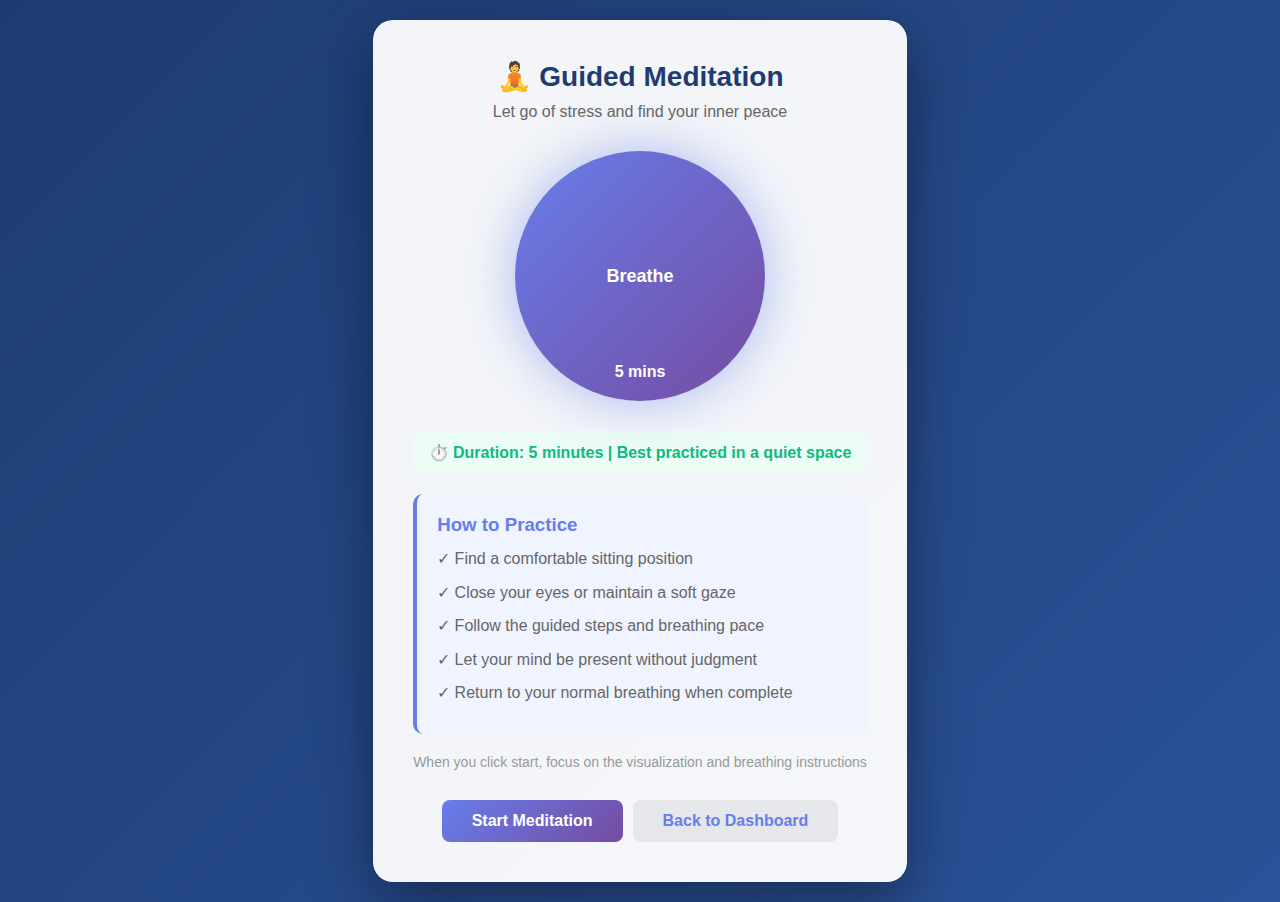
<file: templates/meditation.html>
<!DOCTYPE html>
<html lang="en">
<head>
    <meta charset="UTF-8">
    <meta name="viewport" content="width=device-width, initial-scale=1.0">
    <title>Guided Meditation - Mental Wellness Bot</title>
    <style>
        * { margin: 0; padding: 0; box-sizing: border-box; }
        body { 
            font-family: 'Segoe UI', Tahoma, Geneva, Verdana, sans-serif; 
            background: linear-gradient(135deg, #1e3c72 0%, #2a5298 100%);
            min-height: 100vh;
            display: flex;
            align-items: center;
            justify-content: center;
            padding: 20px;
        }
        .container {
            max-width: 600px;
            background: rgba(255, 255, 255, 0.95);
            border-radius: 20px;
            box-shadow: 0 20px 60px rgba(0,0,0,0.4);
            padding: 40px;
            text-align: center;
        }
        h1 { color: #1e3c72; margin-bottom: 10px; font-size: 28px; }
        .subtitle { color: #666; margin-bottom: 30px; }
        
        .visualization {
            width: 250px;
            height: 250px;
            margin: 30px auto;
            position: relative;
            border-radius: 50%;
            background: linear-gradient(135deg, #667eea 0%, #764ba2 100%);
            display: flex;
            align-items: center;
            justify-content: center;
            box-shadow: 0 0 50px rgba(102, 126, 234, 0.5);
            overflow: hidden;
        }
        
        .particles {
            position: absolute;
            width: 100%;
            height: 100%;
            border-radius: 50%;
        }
        
        .particle {
            position: absolute;
            background: rgba(255, 255, 255, 0.7);
            border-radius: 50%;
            animation: float 6s infinite;
        }
        
        @keyframes float {
            0% { transform: translateY(0px) translateX(0px); opacity: 1; }
            50% { opacity: 0.5; }
            100% { transform: translateY(-200px) translateX(50px); opacity: 0; }
        }
        
        .meditation-text {
            position: absolute;
            color: white;
            font-size: 18px;
            font-weight: bold;
            z-index: 10;
            animation: fadeInOut 4s infinite;
        }
        
        @keyframes fadeInOut {
            0% { opacity: 0; }
            25% { opacity: 1; }
            75% { opacity: 1; }
            100% { opacity: 0; }
        }
        
        .guidepace {
            font-size: 16px;
            color: white;
            position: absolute;
            bottom: 20px;
            font-weight: bold;
        }
        
        .instructions {
            background: #f0f4ff;
            padding: 20px;
            border-radius: 10px;
            margin: 20px 0;
            border-left: 4px solid #667eea;
            text-align: left;
        }
        
        .instructions h3 { color: #667eea; margin-bottom: 10px; }
        .instruction-item { color: #666; margin: 8px 0; line-height: 1.6; }
        
        .duration-info {
            background: #ecfdf5;
            color: #10b981;
            padding: 12px;
            border-radius: 8px;
            margin: 15px 0;
            font-weight: bold;
        }
        
        .controls {
            display: flex;
            gap: 10px;
            justify-content: center;
            margin-top: 30px;
        }
        
        button {
            padding: 12px 30px;
            border: none;
            border-radius: 8px;
            font-size: 16px;
            font-weight: bold;
            cursor: pointer;
            transition: all 0.3s;
        }
        
        .btn-start {
            background: linear-gradient(135deg, #667eea, #764ba2);
            color: white;
        }
        
        .btn-start:hover {
            transform: translateY(-2px);
            box-shadow: 0 5px 20px rgba(102, 126, 234, 0.4);
        }
        
        .btn-back {
            background: #e5e7eb;
            color: #667eea;
        }
        
        .btn-back:hover {
            background: #d1d5db;
        }
        
        .timer-display {
            font-size: 14px;
            color: #999;
            margin-top: 10px;
        }
    </style>
</head>
<body>
    <div class="container">
        <h1>🧘 Guided Meditation</h1>
        <p class="subtitle">Let go of stress and find your inner peace</p>
        
        <div class="visualization" id="visualization">
            <div class="particles" id="particles"></div>
            <div class="meditation-text" id="meditationText">Breathe</div>
            <div class="guidepace" id="guidepace">5 mins</div>
        </div>
        
        <div class="duration-info">
            ⏱️ Duration: 5 minutes | Best practiced in a quiet space
        </div>
        
        <div class="instructions">
            <h3>How to Practice</h3>
            <div class="instruction-item">✓ Find a comfortable sitting position</div>
            <div class="instruction-item">✓ Close your eyes or maintain a soft gaze</div>
            <div class="instruction-item">✓ Follow the guided steps and breathing pace</div>
            <div class="instruction-item">✓ Let your mind be present without judgment</div>
            <div class="instruction-item">✓ Return to your normal breathing when complete</div>
        </div>
        
        <div class="timer-display" id="timerDisplay">
            When you click start, focus on the visualization and breathing instructions
        </div>
        
        <div class="controls">
            <button class="btn-start" id="startBtn" onclick="startMeditation()">Start Meditation</button>
            <a href="{{ url_for('dashboard') }}" style="text-decoration: none;">
                <button class="btn-back">Back to Dashboard</button>
            </a>
        </div>
    </div>

    <script>
        const steps = [
            { text: "Find your center", duration: 10 },
            { text: "Breathe in deeply", duration: 4 },
            { text: "Hold gently", duration: 4 },
            { text: "Breathe out slowly", duration: 4 },
            { text: "Let go of stress", duration: 8 },
            { text: "Feel peaceful", duration: 8 },
            { text: "Be present", duration: 10 },
            { text: "Open your awareness", duration: 8 },
            { text: "Feel calm and centered", duration: 10 },
            { text: "Gratitude for this moment", duration: 10 }
        ];
        
        let isRunning = false;
        
        function createParticles() {
            const container = document.getElementById('particles');
            container.innerHTML = '';
            for (let i = 0; i < 15; i++) {
                const particle = document.createElement('div');
                particle.className = 'particle';
                particle.style.width = Math.random() * 30 + 10 + 'px';
                particle.style.height = particle.style.width;
                particle.style.left = Math.random() * 100 + '%';
                particle.style.bottom = '-50px';
                particle.style.animationDelay = Math.random() * 6 + 's';
                container.appendChild(particle);
            }
        }
        
        function startMeditation() {
            if (isRunning) return;
            
            isRunning = true;
            document.getElementById('startBtn').disabled = true;
            document.getElementById('startBtn').textContent = 'Meditating...';
            createParticles();
            
            let totalTime = 0;
            let stepIndex = 0;
            
            function nextStep() {
                if (stepIndex < steps.length) {
                    const step = steps[stepIndex];
                    document.getElementById('meditationText').textContent = step.text;
                    totalTime += step.duration;
                    
                    const minutes = Math.floor(totalTime / 60);
                    const seconds = totalTime % 60;
                    document.getElementById('timerDisplay').textContent = 
                        `Time: ${minutes}:${seconds.toString().padStart(2, '0')}`;
                    
                    stepIndex++;
                    setTimeout(nextStep, step.duration * 1000);
                } else {
                    completeMeditation();
                }
            }
            
            nextStep();
        }
        
        function completeMeditation() {
            isRunning = false;
            document.getElementById('meditationText').textContent = 'Complete';
            document.getElementById('meditationText').style.animation = 'none';
            document.getElementById('meditationText').style.opacity = '1';
            document.getElementById('timerDisplay').textContent = '✓ Meditation Complete! Well done.';
            document.getElementById('startBtn').disabled = false;
            document.getElementById('startBtn').textContent = 'Start Meditation';
        }
    </script>
</body>
</html>
</file>
<file: styles.css>
/* ==================== Global Styles ==================== */
* {
    margin: 0;
    padding: 0;
    box-sizing: border-box;
}

:root {
    --primary-color: #6366f1;
    --secondary-color: #10b981;
    --accent-color: #f59e0b;
    --dark-bg: #1f2937;
    --light-bg: #f9fafb;
    --text-dark: #111827;
    --text-light: #6b7280;
    --border-color: #e5e7eb;
}

html {
    scroll-behavior: smooth;
}

body {
    font-family: 'Segoe UI', Tahoma, Geneva, Verdana, sans-serif;
    line-height: 1.6;
    color: var(--text-dark);
    background-color: #ffffff;
}

.container {
    max-width: 1200px;
    margin: 0 auto;
    padding: 0 20px;
}

/* ==================== Navigation ==================== */
.navbar {
    position: sticky;
    top: 0;
    background: white;
    box-shadow: 0 2px 10px rgba(0, 0, 0, 0.1);
    z-index: 100;
}

.navbar .container {
    display: flex;
    justify-content: space-between;
    align-items: center;
    padding: 1rem 20px;
}

.logo h1 {
    font-size: 24px;
    color: var(--primary-color);
    font-weight: 700;
}

.nav-links {
    display: flex;
    list-style: none;
    gap: 2rem;
}

.nav-link {
    text-decoration: none;
    color: var(--text-dark);
    font-weight: 500;
    transition: color 0.3s ease;
}

.nav-link:hover,
.nav-link.active {
    color: var(--primary-color);
}

.hamburger {
    display: none;
    flex-direction: column;
    cursor: pointer;
}

.hamburger span {
    width: 25px;
    height: 3px;
    background-color: var(--primary-color);
    margin: 5px 0;
    transition: 0.3s;
}

/* ==================== Hero Section ==================== */
.hero {
    display: grid;
    grid-template-columns: 1fr 1fr;
    gap: 4rem;
    align-items: center;
    padding: 6rem 0;
    background: linear-gradient(135deg, #f5f7fa 0%, #c3cfe2 100%);
}

.hero-content h1 {
    font-size: 48px;
    margin-bottom: 1.5rem;
    color: var(--text-dark);
    line-height: 1.2;
}

.hero-content p {
    font-size: 18px;
    color: var(--text-light);
    margin-bottom: 2rem;
    line-height: 1.8;
}

.hero-buttons {
    display: flex;
    gap: 1rem;
}

.terminal-mockup {
    background: var(--dark-bg);
    border-radius: 8px;
    overflow: hidden;
    box-shadow: 0 10px 40px rgba(0, 0, 0, 0.2);
}

.terminal-header {
    background: #374151;
    color: white;
    padding: 0.75rem 1rem;
    font-weight: bold;
    font-size: 14px;
}

.terminal-body {
    padding: 1.5rem;
    font-family: 'Courier New', monospace;
    color: #10b981;
    font-size: 14px;
}

.terminal-body p {
    margin: 0.5rem 0;
}

/* ==================== Buttons ==================== */
.btn {
    display: inline-block;
    padding: 12px 32px;
    border-radius: 6px;
    text-decoration: none;
    font-weight: 600;
    font-size: 16px;
    transition: all 0.3s ease;
    border: 2px solid transparent;
    cursor: pointer;
    text-align: center;
}

.btn-primary {
    background-color: var(--primary-color);
    color: white;
}

.btn-primary:hover {
    background-color: #4f46e5;
    transform: translateY(-2px);
    box-shadow: 0 10px 20px rgba(99, 102, 241, 0.3);
}

.btn-secondary {
    background-color: transparent;
    color: var(--primary-color);
    border: 2px solid var(--primary-color);
}

.btn-secondary:hover {
    background-color: var(--primary-color);
    color: white;
}

.btn-lg {
    padding: 16px 48px;
    font-size: 18px;
}

/* ==================== Features Preview ==================== */
.features-preview {
    padding: 6rem 0;
    background-color: var(--light-bg);
}

.features-preview h2 {
    text-align: center;
    font-size: 36px;
    margin-bottom: 3rem;
    color: var(--text-dark);
}

.features-grid {
    display: grid;
    grid-template-columns: repeat(auto-fit, minmax(300px, 1fr));
    gap: 2rem;
}

.feature-card {
    background: white;
    padding: 2rem;
    border-radius: 8px;
    box-shadow: 0 4px 15px rgba(0, 0, 0, 0.1);
    transition: transform 0.3s ease, box-shadow 0.3s ease;
    text-align: center;
}

.feature-card:hover {
    transform: translateY(-5px);
    box-shadow: 0 10px 30px rgba(0, 0, 0, 0.15);
}

.feature-icon {
    font-size: 48px;
    margin-bottom: 1rem;
}

.feature-card h3 {
    font-size: 20px;
    margin-bottom: 1rem;
    color: var(--text-dark);
}

.feature-card p {
    color: var(--text-light);
    line-height: 1.8;
}

/* ==================== Why Section ==================== */
.why-section {
    padding: 6rem 0;
}

.why-section h2 {
    text-align: center;
    font-size: 36px;
    margin-bottom: 3rem;
    color: var(--text-dark);
}

.why-grid {
    display: grid;
    grid-template-columns: repeat(auto-fit, minmax(250px, 1fr));
    gap: 2rem;
}

.why-item {
    padding: 2rem;
    background: linear-gradient(135deg, var(--primary-color), #8b5cf6);
    color: white;
    border-radius: 8px;
    text-align: center;
}

.why-item h3 {
    font-size: 20px;
    margin-bottom: 1rem;
}

.why-item p {
    line-height: 1.8;
}

/* ==================== Tech Stack Section ==================== */
.tech-section {
    padding: 6rem 0;
    background-color: var(--light-bg);
}

.tech-section h2 {
    text-align: center;
    font-size: 36px;
    margin-bottom: 3rem;
    color: var(--text-dark);
}

.tech-grid {
    display: grid;
    grid-template-columns: repeat(auto-fit, minmax(200px, 1fr));
    gap: 2rem;
}

.tech-item {
    background: white;
    padding: 2rem;
    border-radius: 8px;
    border-left: 4px solid var(--secondary-color);
    box-shadow: 0 2px 10px rgba(0, 0, 0, 0.1);
}

.tech-item h4 {
    color: var(--primary-color);
    margin-bottom: 0.5rem;
}

.tech-item p {
    color: var(--text-light);
    font-size: 14px;
}

/* ==================== CTA Section ==================== */
.cta {
    padding: 6rem 0;
    background: linear-gradient(135deg, var(--primary-color), var(--secondary-color));
    color: white;
    text-align: center;
}

.cta h2 {
    font-size: 36px;
    margin-bottom: 1rem;
}

.cta p {
    font-size: 18px;
    margin-bottom: 2rem;
    opacity: 0.9;
}

/* ==================== Features Detailed ==================== */
.features-detailed {
    padding: 6rem 0;
}

.features-detailed h1 {
    text-align: center;
    font-size: 42px;
    margin-bottom: 1rem;
    color: var(--text-dark);
}

.subtitle {
    text-align: center;
    color: var(--text-light);
    font-size: 18px;
    margin-bottom: 3rem;
}

.features-list {
    display: grid;
    gap: 3rem;
}

.feature-detailed {
    display: grid;
    grid-template-columns: 80px 1fr;
    gap: 2rem;
    padding: 2rem;
    background: white;
    border-radius: 8px;
    border-left: 4px solid var(--primary-color);
    box-shadow: 0 2px 10px rgba(0, 0, 0, 0.05);
}

.feature-number {
    font-size: 48px;
    font-weight: bold;
    color: var(--primary-color);
    display: flex;
    align-items: center;
    justify-content: center;
}

.feature-content h3 {
    font-size: 24px;
    margin-bottom: 1rem;
    color: var(--text-dark);
}

.feature-content p {
    color: var(--text-light);
    margin-bottom: 1rem;
    line-height: 1.8;
}

.feature-content ul {
    list-style-position: inside;
    color: var(--text-light);
    line-height: 1.8;
}

.feature-content ul li {
    margin: 0.5rem 0;
}

/* ==================== Getting Started ==================== */
.getting-started {
    padding: 4rem 0;
}

.getting-started h1 {
    font-size: 42px;
    margin-bottom: 1rem;
    color: var(--text-dark);
}

.section-card {
    background: white;
    padding: 2rem;
    margin: 2rem 0;
    border-radius: 8px;
    border-left: 4px solid var(--secondary-color);
    box-shadow: 0 2px 10px rgba(0, 0, 0, 0.05);
}

.section-card h2 {
    color: var(--primary-color);
    font-size: 28px;
    margin-bottom: 1.5rem;
    margin-top: 0;
}

.section-card h3 {
    color: var(--text-dark);
    font-size: 18px;
    margin-top: 1.5rem;
    margin-bottom: 1rem;
}

.section-card ul,
.section-card ol {
    margin-left: 2rem;
    line-height: 1.8;
    color: var(--text-light);
}

.section-card ul li,
.section-card ol li {
    margin: 0.5rem 0;
}

.section-card pre {
    background: var(--dark-bg);
    color: #10b981;
    padding: 1rem;
    border-radius: 6px;
    overflow-x: auto;
    margin: 1rem 0;
    font-family: 'Courier New', monospace;
    font-size: 14px;
}

.section-card code {
    background: #f3f4f6;
    padding: 2px 6px;
    border-radius: 4px;
    font-family: 'Courier New', monospace;
    color: var(--primary-color);
}

.section-card pre code {
    background: none;
    color: #10b981;
    padding: 0;
}

.section-card a {
    color: var(--primary-color);
    text-decoration: none;
}

.section-card a:hover {
    text-decoration: underline;
}

/* ==================== Footer ==================== */
.footer {
    background: var(--dark-bg);
    color: white;
    padding: 2rem 0;
    text-align: center;
    margin-top: 4rem;
}

.footer-links {
    margin-top: 1rem;
    display: flex;
    justify-content: center;
    gap: 2rem;
}

.footer-links a {
    color: #10b981;
    text-decoration: none;
    transition: color 0.3s ease;
}

.footer-links a:hover {
    color: var(--secondary-color);
}

/* ==================== Responsive Design ==================== */
@media (max-width: 768px) {
    .nav-links {
        display: none;
    }

    .hamburger {
        display: flex;
    }

    .hero {
        grid-template-columns: 1fr;
        padding: 3rem 0;
    }

    .hero-content h1 {
        font-size: 32px;
    }

    .hero-buttons {
        flex-direction: column;
    }

    .btn {
        width: 100%;
    }

    .features-preview h2,
    .why-section h2,
    .tech-section h2,
    .cta h2 {
        font-size: 28px;
    }

    .features-grid,
    .why-grid,
    .tech-grid {
        grid-template-columns: 1fr;
    }

    .feature-detailed {
        grid-template-columns: 1fr;
        gap: 1rem;
    }

    .feature-number {
        font-size: 32px;
    }

    .section-card {
        padding: 1.5rem;
    }

    .footer-links {
        flex-direction: column;
        gap: 1rem;
    }

    .getting-started h1 {
        font-size: 28px;
    }
}

@media (max-width: 480px) {
    .logo h1 {
        font-size: 18px;
    }

    .hero-content h1 {
        font-size: 24px;
    }

    .hero-content p {
        font-size: 16px;
    }

    .features-preview h2,
    .why-section h2,
    .tech-section h2,
    .cta h2 {
        font-size: 22px;
    }

    .cta p {
        font-size: 16px;
    }

    .section-card pre {
        font-size: 12px;
        padding: 0.75rem;
    }
}
</file>
